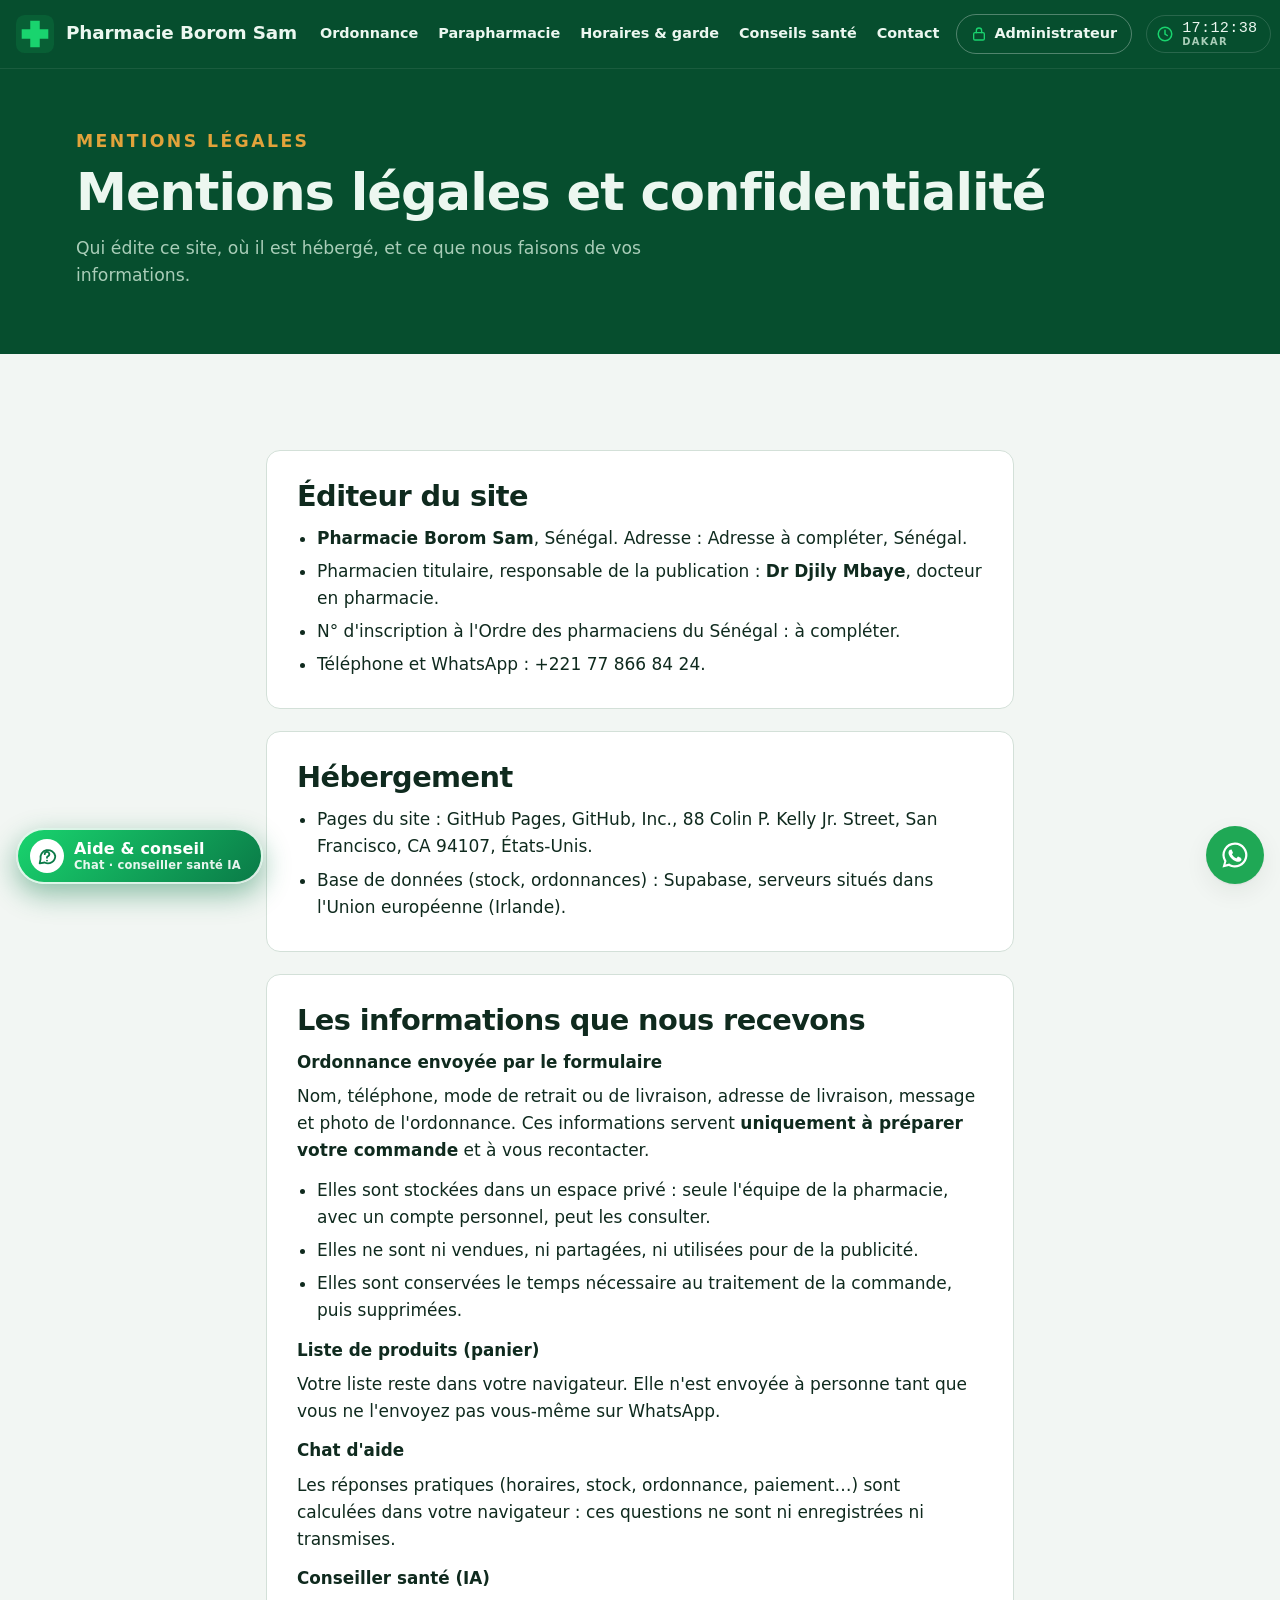
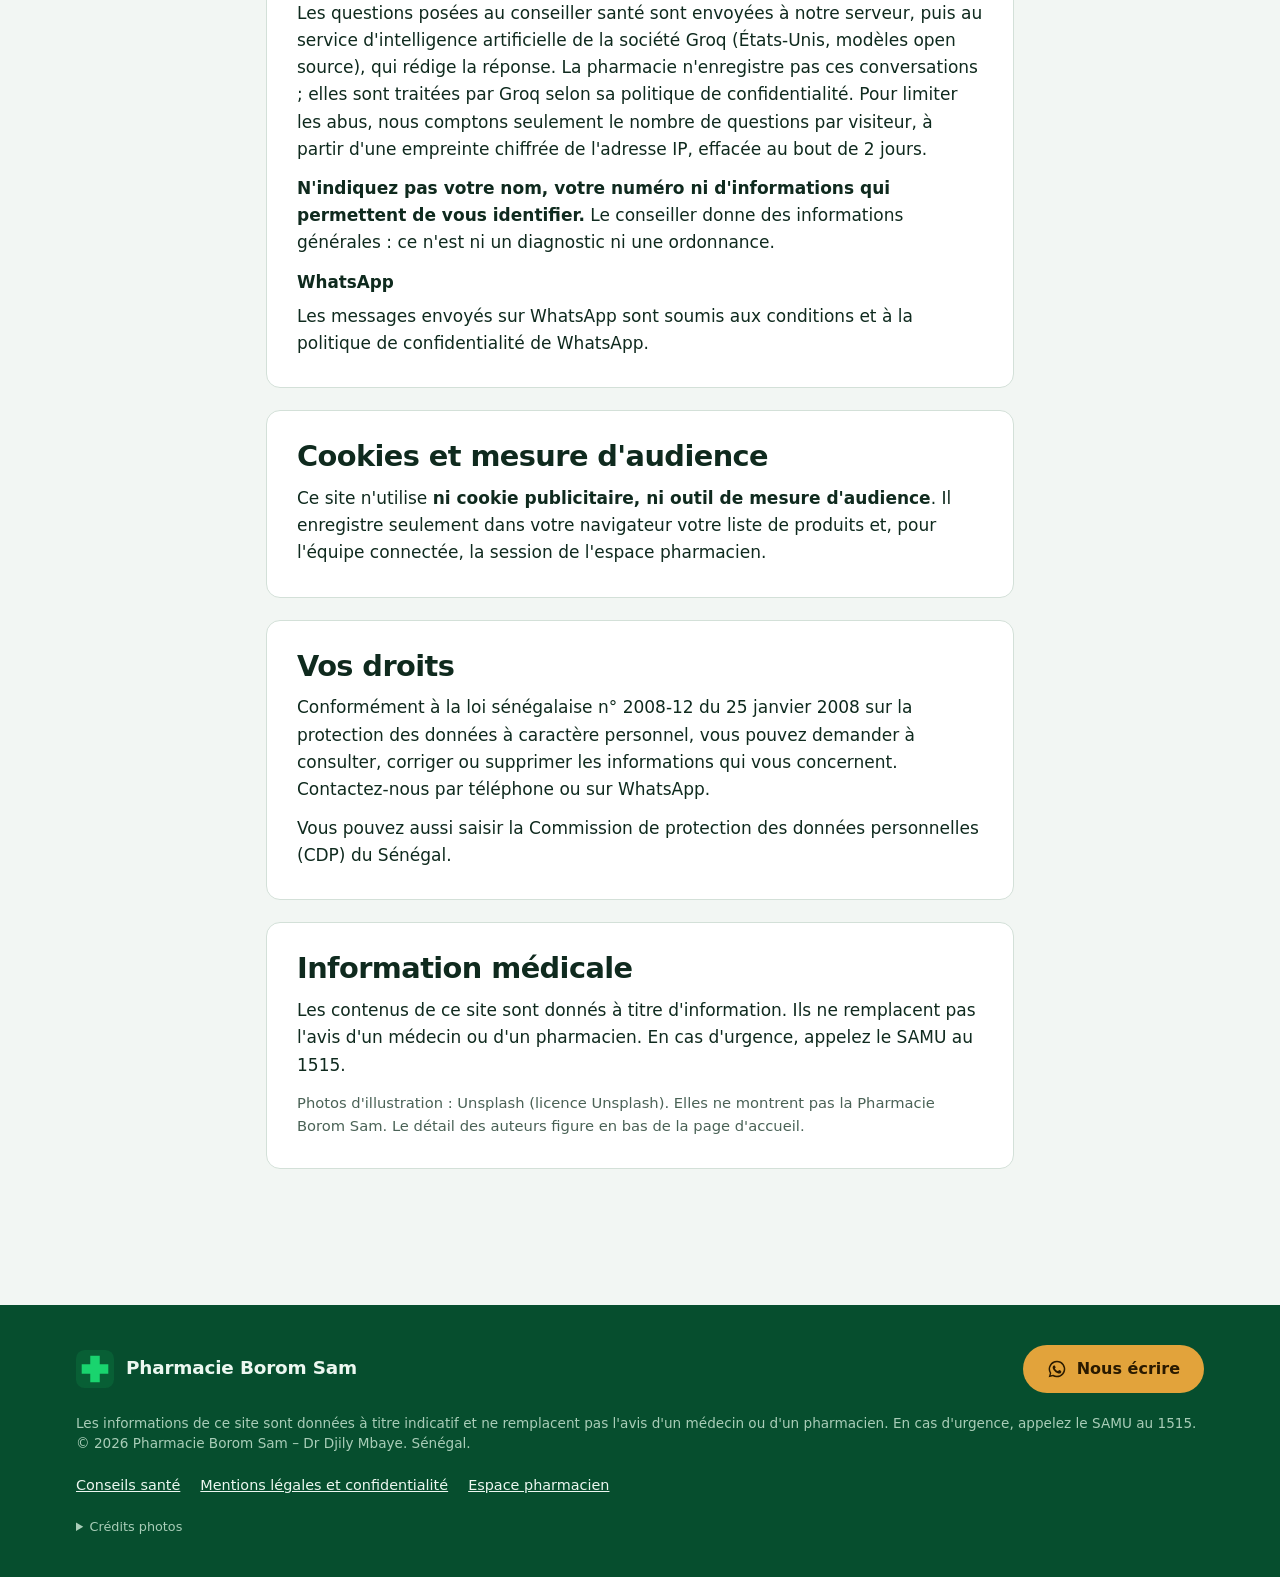
<file: confidentialite.html>
<!doctype html>
<html lang="fr">
<head>
<meta charset="utf-8">
<meta http-equiv="Content-Security-Policy" content="default-src 'self'; script-src 'self' https://cdn.jsdelivr.net; style-src 'self' 'unsafe-inline' https://fonts.googleapis.com; font-src https://fonts.gstatic.com; img-src 'self' data: blob: https://tiycpppxkyggxphdkscx.supabase.co; connect-src 'self' https://tiycpppxkyggxphdkscx.supabase.co; base-uri 'self'; form-action 'self'; object-src 'none'; upgrade-insecure-requests">
<meta name="referrer" content="strict-origin-when-cross-origin">
<meta name="viewport" content="width=device-width, initial-scale=1, viewport-fit=cover">
<title>Mentions légales – Pharmacie Borom Sam</title>
<meta name="description" content="Mentions légales et politique de confidentialité du site de la Pharmacie Borom Sam.">
<meta name="theme-color" content="#064E2E">
<link rel="icon" href="data:image/svg+xml,%3Csvg xmlns='http://www.w3.org/2000/svg' viewBox='0 0 32 32'%3E%3Crect width='32' height='32' rx='6' fill='%23064E2E'/%3E%3Cpath d='M12 5h8v7h7v8h-7v7h-8v-7H5v-8h7z' fill='%2319D46E'/%3E%3C/svg%3E">
<link rel="preconnect" href="https://fonts.googleapis.com">
<link rel="preconnect" href="https://fonts.gstatic.com" crossorigin>
<link rel="stylesheet" href="https://fonts.googleapis.com/css2?family=Bricolage+Grotesque:opsz,wght@12..96,500;12..96,700;12..96,800&family=Source+Sans+3:wght@400;500;600;700&family=IBM+Plex+Mono:wght@500&display=swap">
<link rel="stylesheet" href="css/site.css?v=202610301651">
</head>
<body>

<svg width="0" height="0" style="position:absolute" aria-hidden="true">
  <symbol id="i-wa" viewBox="0 0 24 24"><path fill="currentColor" d="M12 2a10 10 0 0 0-8.6 15.1L2 22l5-1.3A10 10 0 1 0 12 2Zm0 18.2c-1.5 0-3-.4-4.3-1.2l-.3-.2-3 .8.8-2.9-.2-.3A8.2 8.2 0 1 1 12 20.2Zm4.5-6.1c-.2-.1-1.5-.7-1.7-.8-.2-.1-.4-.1-.6.1l-.8 1c-.1.2-.3.2-.5.1a6.7 6.7 0 0 1-3.3-2.9c-.2-.4.2-.4.7-1.3.1-.2 0-.3 0-.4l-.8-1.8c-.2-.5-.4-.4-.6-.4h-.5c-.2 0-.4.1-.7.3-.2.3-.9.9-.9 2.2s.9 2.5 1 2.7c.1.2 1.8 2.8 4.4 3.9 1.6.7 2.3.8 3.1.6.5-.1 1.5-.6 1.7-1.2.2-.6.2-1.1.2-1.2-.1-.1-.3-.2-.5-.3Z"/></symbol>
  <symbol id="i-phone" viewBox="0 0 24 24"><path fill="none" stroke="currentColor" stroke-width="2" stroke-linecap="round" stroke-linejoin="round" d="M22 16.9v3a2 2 0 0 1-2.2 2 19.8 19.8 0 0 1-8.6-3.1 19.5 19.5 0 0 1-6-6A19.8 19.8 0 0 1 2.1 4.2 2 2 0 0 1 4.1 2h3a2 2 0 0 1 2 1.7c.1 1 .4 1.9.7 2.8a2 2 0 0 1-.5 2.1L8 9.9a16 16 0 0 0 6 6l1.3-1.3a2 2 0 0 1 2.1-.4c.9.3 1.8.6 2.8.7a2 2 0 0 1 1.7 2Z"/></symbol>
  <symbol id="i-cross" viewBox="0 0 40 40"><rect width="40" height="40" rx="9" fill="currentColor" opacity=".12"/><path d="M15 6h10v9h9v10h-9v9H15v-9H6V15h9z" fill="currentColor"/></symbol>
</svg>

<header class="topbar">
  <div class="wrap">
    <a class="brand" href="./" aria-label="Pharmacie Borom Sam, accueil">
      <svg class="brand-mark" style="color:var(--led)"><use href="#i-cross"/></svg>
      <span><span class="brand-name"><span class="bn-pre">Pharmacie </span>Borom Sam</span><span class="brand-sub">Dr Djily Mbaye</span></span>
    </a>
    <nav class="nav" id="nav" aria-label="Navigation principale">
      <a href="./#ordonnance">Ordonnance</a>
      <a href="./#boutique">Parapharmacie</a>
      <a href="./#horaires">Horaires &amp; garde</a>
      <a href="conseils.html">Conseils santé</a>
      <a href="./#contact">Contact</a>
      <a class="nav-admin" href="admin.html"><svg viewBox="0 0 24 24" fill="none" stroke="currentColor" stroke-width="2" stroke-linecap="round" aria-hidden="true"><rect x="4" y="10" width="16" height="11" rx="2"/><path d="M8 10V7a4 4 0 0 1 8 0v3"/></svg>Administrateur</a>
    </nav>
    <span class="clock" title="Heure actuelle à Dakar">
      <svg viewBox="0 0 24 24" fill="none" stroke="currentColor" stroke-width="2" stroke-linecap="round" aria-hidden="true"><circle cx="12" cy="12" r="9"/><path d="M12 7v5l3 2"/></svg>
      <span><span class="mono" data-horloge>--:--:--</span><small>Dakar</small></span>
    </span>
    <span class="status-pill" id="pill"><span class="dot"></span><span id="pill-text">…</span></span>
    <button class="menu-btn" id="menu-btn" aria-label="Ouvrir le menu" aria-expanded="false" aria-controls="nav">
      <svg viewBox="0 0 24 24" fill="none" stroke="currentColor" stroke-width="2" stroke-linecap="round"><path d="M4 7h16M4 12h16M4 17h16"/></svg>
    </button>
  </div>
</header>

<main>
  <section class="page-hero">
    <div class="wrap">
      <p class="eyebrow">Mentions légales</p>
      <h1>Mentions légales et confidentialité</h1>
      <p>Qui édite ce site, où il est hébergé, et ce que nous faisons de vos informations.</p>
    </div>
  </section>

  <section class="section">
    <div class="wrap article">
      <section>
        <h2>Éditeur du site</h2>
        <ul>
          <li><b>Pharmacie Borom Sam</b>, Sénégal. Adresse : <span data-adresse>à compléter</span>.</li>
          <li>Pharmacien titulaire, responsable de la publication : <b>Dr Djily Mbaye</b>, docteur en pharmacie.</li>
          <li>N° d'inscription à l'Ordre des pharmaciens du Sénégal : à compléter.</li>
          <li>Téléphone et WhatsApp : <span data-phone-text>+221 77 866 84 24</span>.</li>
        </ul>
      </section>

      <section>
        <h2>Hébergement</h2>
        <ul>
          <li>Pages du site : GitHub Pages, GitHub, Inc., 88 Colin P. Kelly Jr. Street, San Francisco, CA 94107, États-Unis.</li>
          <li>Base de données (stock, ordonnances) : Supabase, serveurs situés dans l'Union européenne (Irlande).</li>
        </ul>
      </section>

      <section>
        <h2>Les informations que nous recevons</h2>
        <h3>Ordonnance envoyée par le formulaire</h3>
        <p>Nom, téléphone, mode de retrait ou de livraison, adresse de livraison, message et photo de l'ordonnance. Ces informations servent <b>uniquement à préparer votre commande</b> et à vous recontacter.</p>
        <ul>
          <li>Elles sont stockées dans un espace privé : seule l'équipe de la pharmacie, avec un compte personnel, peut les consulter.</li>
          <li>Elles ne sont ni vendues, ni partagées, ni utilisées pour de la publicité.</li>
          <li>Elles sont conservées le temps nécessaire au traitement de la commande, puis supprimées.</li>
        </ul>
        <h3>Liste de produits (panier)</h3>
        <p>Votre liste reste dans votre navigateur. Elle n'est envoyée à personne tant que vous ne l'envoyez pas vous-même sur WhatsApp.</p>
        <h3>Chat d'aide</h3>
        <p>Les réponses pratiques (horaires, stock, ordonnance, paiement…) sont calculées dans votre navigateur : ces questions ne sont ni enregistrées ni transmises.</p>
        <h3>Conseiller santé (IA)</h3>
        <p>Les questions posées au conseiller santé sont envoyées à notre serveur, puis au service d'intelligence artificielle de la société Groq (États-Unis, modèles open source), qui rédige la réponse. La pharmacie n'enregistre pas ces conversations ; elles sont traitées par Groq selon sa politique de confidentialité. Pour limiter les abus, nous comptons seulement le nombre de questions par visiteur, à partir d'une empreinte chiffrée de l'adresse IP, effacée au bout de 2 jours.</p>
        <p><b>N'indiquez pas votre nom, votre numéro ni d'informations qui permettent de vous identifier.</b> Le conseiller donne des informations générales : ce n'est ni un diagnostic ni une ordonnance.</p>
        <h3>WhatsApp</h3>
        <p>Les messages envoyés sur WhatsApp sont soumis aux conditions et à la politique de confidentialité de WhatsApp.</p>
      </section>

      <section>
        <h2>Cookies et mesure d'audience</h2>
        <p>Ce site n'utilise <b>ni cookie publicitaire, ni outil de mesure d'audience</b>. Il enregistre seulement dans votre navigateur votre liste de produits et, pour l'équipe connectée, la session de l'espace pharmacien.</p>
      </section>

      <section>
        <h2>Vos droits</h2>
        <p>Conformément à la loi sénégalaise n° 2008-12 du 25 janvier 2008 sur la protection des données à caractère personnel, vous pouvez demander à consulter, corriger ou supprimer les informations qui vous concernent. Contactez-nous par téléphone ou sur WhatsApp.</p>
        <p>Vous pouvez aussi saisir la Commission de protection des données personnelles (CDP) du Sénégal.</p>
      </section>

      <section>
        <h2>Information médicale</h2>
        <p>Les contenus de ce site sont donnés à titre d'information. Ils ne remplacent pas l'avis d'un médecin ou d'un pharmacien. En cas d'urgence, appelez le SAMU au 1515.</p>
        <p class="muted">Photos d'illustration : Unsplash (licence Unsplash). Elles ne montrent pas la Pharmacie Borom Sam. Le détail des auteurs figure en bas de la page d'accueil.</p>
      </section>
    </div>
  </section>
</main>

<footer>
  <div class="wrap">
    <div class="top">
      <a class="brand" href="./"><svg class="brand-mark" style="color:var(--led)"><use href="#i-cross"/></svg><span><span class="brand-name"><span class="bn-pre">Pharmacie </span>Borom Sam</span><span class="brand-sub">Dr Djily Mbaye · Docteur en pharmacie</span></span></a>
      <a class="btn btn-primary" data-wa href="#" target="_blank" rel="noopener"><svg><use href="#i-wa"/></svg>Nous écrire</a>
    </div>
    <small>Les informations de ce site sont données à titre indicatif et ne remplacent pas l'avis d'un médecin ou d'un pharmacien. En cas d'urgence, appelez le SAMU au 1515.<br>© <span id="year"></span> Pharmacie Borom Sam – Dr Djily Mbaye. Sénégal.</small>
    <nav class="footer-links" aria-label="Liens utiles"><a href="conseils.html">Conseils santé</a><a href="confidentialite.html">Mentions légales et confidentialité</a><a href="admin.html">Espace pharmacien</a></nav>
    <details class="credits">
      <summary>Crédits photos</summary>
      <ul>
        <li>Photos d'illustration provenant d'<a href="https://unsplash.com" rel="noopener" target="_blank">Unsplash</a> (<a href="https://unsplash.com/fr/licence" rel="noopener" target="_blank">licence Unsplash</a>), recadrées. Elles ne montrent pas la Pharmacie Borom Sam.</li>
        <li>Conseil au comptoir et pharmacienne aux rayons : <a href="https://unsplash.com/fr/photos/pharmacien-montrant-le-flacon-de-pilules-a-une-femme-NNpo-liY5aU" rel="noopener" target="_blank">National Cancer Institute</a></li>
        <li>Intérieur de pharmacie : <a href="https://unsplash.com/fr/photos/interieur-de-la-pharmacie-avec-des-etageres-de-produits-bien-approvisionnees-lile4HrTcvQ" rel="noopener" target="_blank">Cheung Yin</a></li>
        <li>Produits : tensiomètre, <a href="https://unsplash.com/fr/photos/tensiometre-avec-brassard-gris-i1iqQRLULlg" rel="noopener" target="_blank">Mockup Graphics</a> · vitamines, <a href="https://unsplash.com/fr/photos/comprimes-de-medicaments-bruns-et-jaunes-DRchVK5apjw" rel="noopener" target="_blank">Leohoho</a> · agrumes, <a href="https://unsplash.com/fr/photos/tranches-dagrumes-avec-des-perles-de-supplement-6IfOjsRKtCg" rel="noopener" target="_blank">Madara</a> · crème, <a href="https://unsplash.com/fr/photos/trace-blanche-creme-sur-surface-beige-kD9qprR6HBI" rel="noopener" target="_blank">Kelsey Curtis</a> · lotion, <a href="https://unsplash.com/fr/photos/mains-qui-appliquent-de-la-lotion-de-white-pump-dFBhXJHKNeo" rel="noopener" target="_blank">Nataliya Melnychuk</a> · beurre, <a href="https://unsplash.com/fr/photos/pot-de-beurre-avec-cuillere-xhOUnxVVb6s" rel="noopener" target="_blank">Megumi Nachev</a> · bébé, <a href="https://unsplash.com/fr/photos/une-boite-de-couches-a-cote-dune-bouteille-de-lotion-BOhe4TSwiaQ" rel="noopener" target="_blank">Aditya Saxena</a> · gel, <a href="https://unsplash.com/fr/photos/un-flacon-de-gel-desinfectant-pour-les-mains-sur-fond-blanc-tAZElyZEm40" rel="noopener" target="_blank">Neil Bates</a> · trousse, <a href="https://unsplash.com/fr/photos/ouvre-la-trousse-medicale-rouge-avec-les-fournitures-MaKsx8JNbiI" rel="noopener" target="_blank">Mat Napo</a></li>
      </ul>
    </details>
  </div>
</footer>

<a class="wa-fab" data-wa href="#" target="_blank" rel="noopener" aria-label="Écrire sur WhatsApp"><svg><use href="#i-wa"/></svg></a>
<button class="chat-fab" id="chat-fab" type="button" aria-expanded="false" aria-controls="chat" aria-label="Ouvrir le chat d'aide et le conseiller santé">
  <span class="bulle-ico"><svg viewBox="0 0 24 24" fill="none" stroke="currentColor" stroke-width="2" stroke-linecap="round" stroke-linejoin="round" aria-hidden="true"><path d="M21 12a8 8 0 0 1-11.6 7.1L4 20l1-4.6A8 8 0 1 1 21 12z"/><path d="M9.5 10a2.5 2.5 0 1 1 3.4 2.3c-.6.3-.9.8-.9 1.4v.3M12 17h.01"/></svg></span>
  <span class="lib">Aide &amp; conseil<small>Chat · conseiller santé IA</small></span>
</button>
<section class="chat" id="chat" role="dialog" aria-labelledby="chat-title" hidden>
  <header class="chat-head">
    <div><b id="chat-title">Aide Borom Sam</b><small>Assistant automatique · le pharmacien prend le relais sur WhatsApp</small></div>
    <button class="x" id="chat-x" type="button" aria-label="Fermer l'aide">×</button>
  </header>
  <div class="chat-log" id="chat-log" aria-live="polite"></div>
  <form class="chat-form" id="chat-form" autocomplete="off">
    <label for="chat-in" class="sr">Votre question</label>
    <input id="chat-in" maxlength="600" placeholder="Écrivez votre question…">
    <button type="submit" class="btn btn-green">Envoyer</button>
  </form>
</section>

<div class="toast" id="toast" role="status" hidden></div>

<script src="js/commun.js?v=202610301651"></script>
<script src="js/chat.js?v=202610301651"></script>
</body>
</html>
</file>
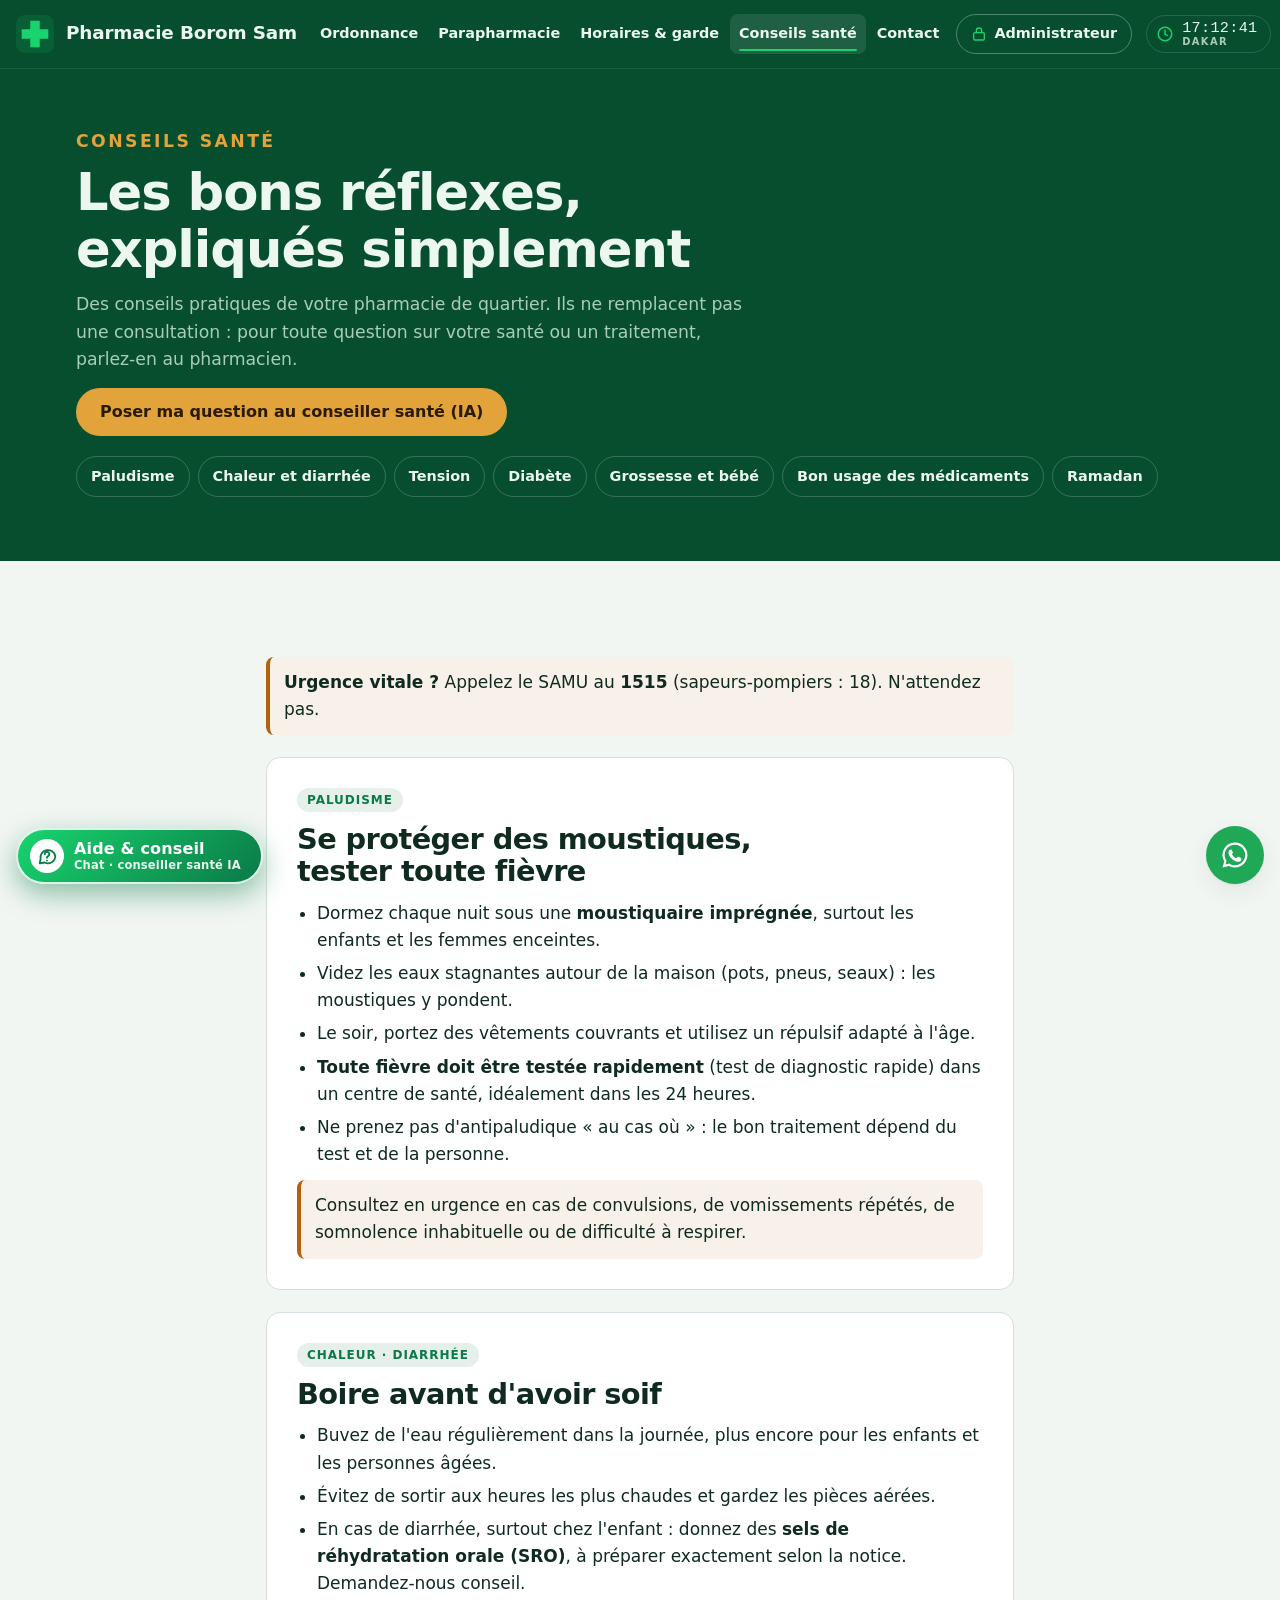
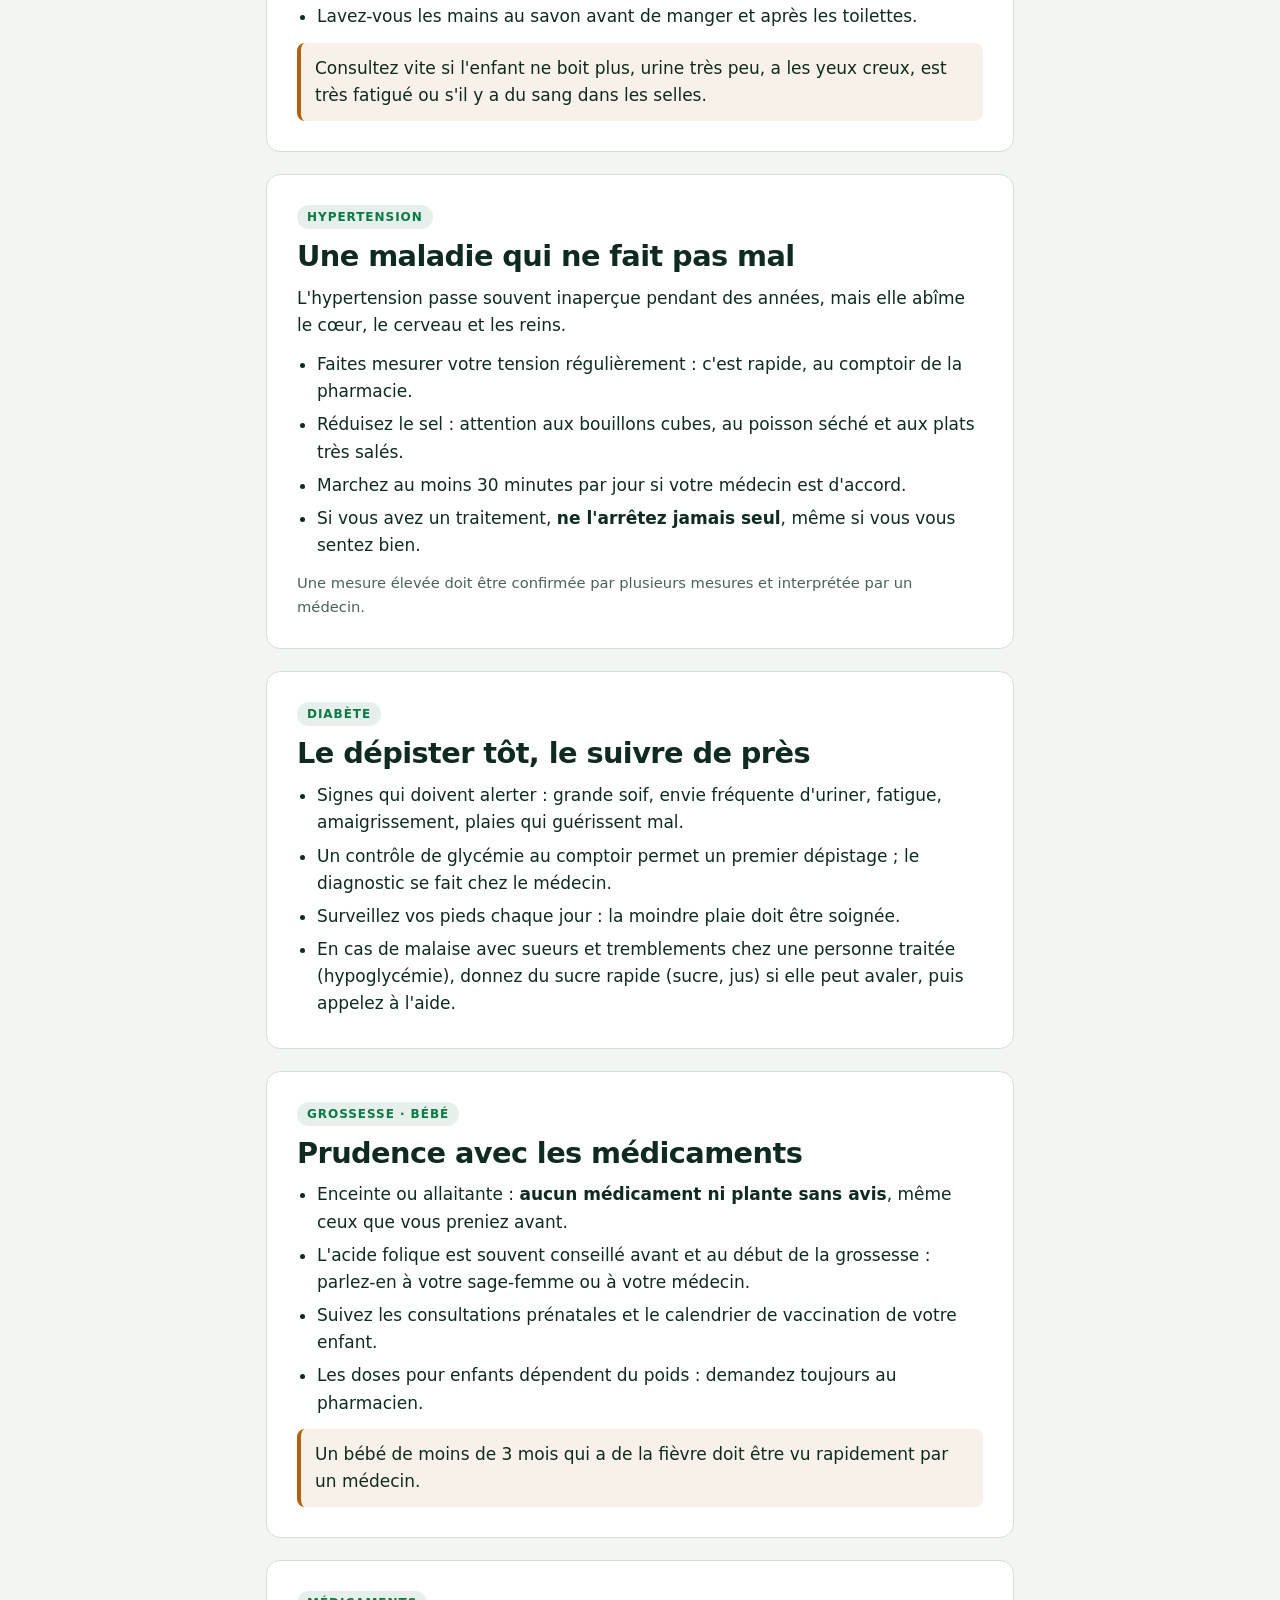
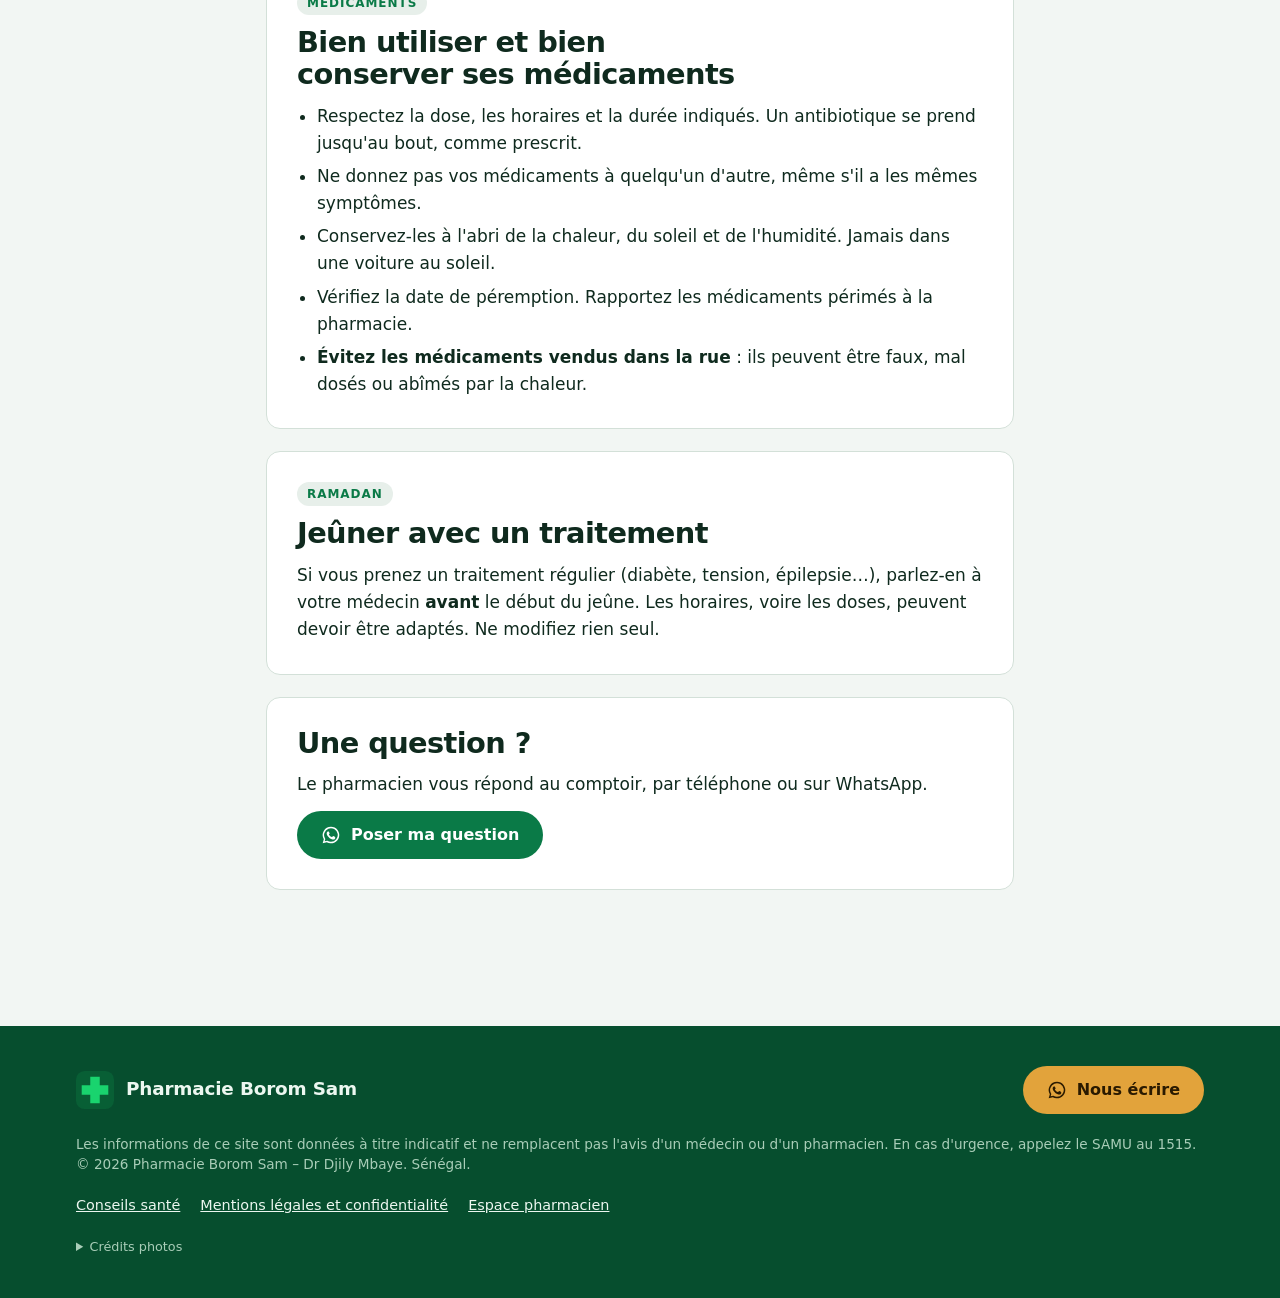
<file: conseils.html>
<!doctype html>
<html lang="fr">
<head>
<meta charset="utf-8">
<meta http-equiv="Content-Security-Policy" content="default-src 'self'; script-src 'self' https://cdn.jsdelivr.net; style-src 'self' 'unsafe-inline' https://fonts.googleapis.com; font-src https://fonts.gstatic.com; img-src 'self' data: blob: https://tiycpppxkyggxphdkscx.supabase.co; connect-src 'self' https://tiycpppxkyggxphdkscx.supabase.co; base-uri 'self'; form-action 'self'; object-src 'none'; upgrade-insecure-requests">
<meta name="referrer" content="strict-origin-when-cross-origin">
<meta name="viewport" content="width=device-width, initial-scale=1, viewport-fit=cover">
<title>Conseils santé – Pharmacie Borom Sam</title>
<meta name="description" content="Conseils santé de la Pharmacie Borom Sam : paludisme, chaleur, tension, diabète, grossesse, bon usage des médicaments.">
<meta name="theme-color" content="#064E2E">
<link rel="icon" href="data:image/svg+xml,%3Csvg xmlns='http://www.w3.org/2000/svg' viewBox='0 0 32 32'%3E%3Crect width='32' height='32' rx='6' fill='%23064E2E'/%3E%3Cpath d='M12 5h8v7h7v8h-7v7h-8v-7H5v-8h7z' fill='%2319D46E'/%3E%3C/svg%3E">
<link rel="preconnect" href="https://fonts.googleapis.com">
<link rel="preconnect" href="https://fonts.gstatic.com" crossorigin>
<link rel="stylesheet" href="https://fonts.googleapis.com/css2?family=Bricolage+Grotesque:opsz,wght@12..96,500;12..96,700;12..96,800&family=Source+Sans+3:wght@400;500;600;700&family=IBM+Plex+Mono:wght@500&display=swap">
<link rel="stylesheet" href="css/site.css?v=202610301651">
</head>
<body>

<svg width="0" height="0" style="position:absolute" aria-hidden="true">
  <symbol id="i-wa" viewBox="0 0 24 24"><path fill="currentColor" d="M12 2a10 10 0 0 0-8.6 15.1L2 22l5-1.3A10 10 0 1 0 12 2Zm0 18.2c-1.5 0-3-.4-4.3-1.2l-.3-.2-3 .8.8-2.9-.2-.3A8.2 8.2 0 1 1 12 20.2Zm4.5-6.1c-.2-.1-1.5-.7-1.7-.8-.2-.1-.4-.1-.6.1l-.8 1c-.1.2-.3.2-.5.1a6.7 6.7 0 0 1-3.3-2.9c-.2-.4.2-.4.7-1.3.1-.2 0-.3 0-.4l-.8-1.8c-.2-.5-.4-.4-.6-.4h-.5c-.2 0-.4.1-.7.3-.2.3-.9.9-.9 2.2s.9 2.5 1 2.7c.1.2 1.8 2.8 4.4 3.9 1.6.7 2.3.8 3.1.6.5-.1 1.5-.6 1.7-1.2.2-.6.2-1.1.2-1.2-.1-.1-.3-.2-.5-.3Z"/></symbol>
  <symbol id="i-phone" viewBox="0 0 24 24"><path fill="none" stroke="currentColor" stroke-width="2" stroke-linecap="round" stroke-linejoin="round" d="M22 16.9v3a2 2 0 0 1-2.2 2 19.8 19.8 0 0 1-8.6-3.1 19.5 19.5 0 0 1-6-6A19.8 19.8 0 0 1 2.1 4.2 2 2 0 0 1 4.1 2h3a2 2 0 0 1 2 1.7c.1 1 .4 1.9.7 2.8a2 2 0 0 1-.5 2.1L8 9.9a16 16 0 0 0 6 6l1.3-1.3a2 2 0 0 1 2.1-.4c.9.3 1.8.6 2.8.7a2 2 0 0 1 1.7 2Z"/></symbol>
  <symbol id="i-cross" viewBox="0 0 40 40"><rect width="40" height="40" rx="9" fill="currentColor" opacity=".12"/><path d="M15 6h10v9h9v10h-9v9H15v-9H6V15h9z" fill="currentColor"/></symbol>
</svg>

<header class="topbar">
  <div class="wrap">
    <a class="brand" href="./" aria-label="Pharmacie Borom Sam, accueil">
      <svg class="brand-mark" style="color:var(--led)"><use href="#i-cross"/></svg>
      <span><span class="brand-name"><span class="bn-pre">Pharmacie </span>Borom Sam</span><span class="brand-sub">Dr Djily Mbaye</span></span>
    </a>
    <nav class="nav" id="nav" aria-label="Navigation principale">
      <a href="./#ordonnance">Ordonnance</a>
      <a href="./#boutique">Parapharmacie</a>
      <a href="./#horaires">Horaires &amp; garde</a>
      <a href="conseils.html" aria-current="page">Conseils santé</a>
      <a href="./#contact">Contact</a>
      <a class="nav-admin" href="admin.html"><svg viewBox="0 0 24 24" fill="none" stroke="currentColor" stroke-width="2" stroke-linecap="round" aria-hidden="true"><rect x="4" y="10" width="16" height="11" rx="2"/><path d="M8 10V7a4 4 0 0 1 8 0v3"/></svg>Administrateur</a>
    </nav>
    <span class="clock" title="Heure actuelle à Dakar">
      <svg viewBox="0 0 24 24" fill="none" stroke="currentColor" stroke-width="2" stroke-linecap="round" aria-hidden="true"><circle cx="12" cy="12" r="9"/><path d="M12 7v5l3 2"/></svg>
      <span><span class="mono" data-horloge>--:--:--</span><small>Dakar</small></span>
    </span>
    <span class="status-pill" id="pill"><span class="dot"></span><span id="pill-text">…</span></span>
    <button class="menu-btn" id="menu-btn" aria-label="Ouvrir le menu" aria-expanded="false" aria-controls="nav">
      <svg viewBox="0 0 24 24" fill="none" stroke="currentColor" stroke-width="2" stroke-linecap="round"><path d="M4 7h16M4 12h16M4 17h16"/></svg>
    </button>
  </div>
</header>

<main>
  <section class="page-hero">
    <div class="wrap">
      <p class="eyebrow">Conseils santé</p>
      <h1>Les bons réflexes, expliqués simplement</h1>
      <p>Des conseils pratiques de votre pharmacie de quartier. Ils ne remplacent pas une consultation : pour toute question sur votre santé ou un traitement, parlez-en au pharmacien.</p>
      <p style="animation:none"><button class="btn btn-primary" type="button" data-ouvrir-chat="conseiller">Poser ma question au conseiller santé (IA)</button></p>
      <nav class="sommaire" aria-label="Sommaire">
        <a href="#paludisme">Paludisme</a><a href="#chaleur">Chaleur et diarrhée</a><a href="#tension">Tension</a>
        <a href="#diabete">Diabète</a><a href="#grossesse">Grossesse et bébé</a><a href="#medicaments">Bon usage des médicaments</a><a href="#ramadan">Ramadan</a>
      </nav>
    </div>
  </section>

  <section class="section">
    <div class="wrap article">
      <p class="alerte"><b>Urgence vitale ?</b> Appelez le SAMU au <b>1515</b> (sapeurs-pompiers : 18). N'attendez pas.</p>

      <section id="paludisme">
        <span class="tag">Paludisme</span>
        <h2>Se protéger des moustiques, tester toute fièvre</h2>
        <ul>
          <li>Dormez chaque nuit sous une <b>moustiquaire imprégnée</b>, surtout les enfants et les femmes enceintes.</li>
          <li>Videz les eaux stagnantes autour de la maison (pots, pneus, seaux) : les moustiques y pondent.</li>
          <li>Le soir, portez des vêtements couvrants et utilisez un répulsif adapté à l'âge.</li>
          <li><b>Toute fièvre doit être testée rapidement</b> (test de diagnostic rapide) dans un centre de santé, idéalement dans les 24 heures.</li>
          <li>Ne prenez pas d'antipaludique « au cas où » : le bon traitement dépend du test et de la personne.</li>
        </ul>
        <p class="alerte">Consultez en urgence en cas de convulsions, de vomissements répétés, de somnolence inhabituelle ou de difficulté à respirer.</p>
      </section>

      <section id="chaleur">
        <span class="tag">Chaleur · Diarrhée</span>
        <h2>Boire avant d'avoir soif</h2>
        <ul>
          <li>Buvez de l'eau régulièrement dans la journée, plus encore pour les enfants et les personnes âgées.</li>
          <li>Évitez de sortir aux heures les plus chaudes et gardez les pièces aérées.</li>
          <li>En cas de diarrhée, surtout chez l'enfant : donnez des <b>sels de réhydratation orale (SRO)</b>, à préparer exactement selon la notice. Demandez-nous conseil.</li>
          <li>Lavez-vous les mains au savon avant de manger et après les toilettes.</li>
        </ul>
        <p class="alerte">Consultez vite si l'enfant ne boit plus, urine très peu, a les yeux creux, est très fatigué ou s'il y a du sang dans les selles.</p>
      </section>

      <section id="tension">
        <span class="tag">Hypertension</span>
        <h2>Une maladie qui ne fait pas mal</h2>
        <p>L'hypertension passe souvent inaperçue pendant des années, mais elle abîme le cœur, le cerveau et les reins.</p>
        <ul>
          <li>Faites mesurer votre tension régulièrement : c'est rapide, au comptoir de la pharmacie.</li>
          <li>Réduisez le sel : attention aux bouillons cubes, au poisson séché et aux plats très salés.</li>
          <li>Marchez au moins 30 minutes par jour si votre médecin est d'accord.</li>
          <li>Si vous avez un traitement, <b>ne l'arrêtez jamais seul</b>, même si vous vous sentez bien.</li>
        </ul>
        <p class="muted">Une mesure élevée doit être confirmée par plusieurs mesures et interprétée par un médecin.</p>
      </section>

      <section id="diabete">
        <span class="tag">Diabète</span>
        <h2>Le dépister tôt, le suivre de près</h2>
        <ul>
          <li>Signes qui doivent alerter : grande soif, envie fréquente d'uriner, fatigue, amaigrissement, plaies qui guérissent mal.</li>
          <li>Un contrôle de glycémie au comptoir permet un premier dépistage ; le diagnostic se fait chez le médecin.</li>
          <li>Surveillez vos pieds chaque jour : la moindre plaie doit être soignée.</li>
          <li>En cas de malaise avec sueurs et tremblements chez une personne traitée (hypoglycémie), donnez du sucre rapide (sucre, jus) si elle peut avaler, puis appelez à l'aide.</li>
        </ul>
      </section>

      <section id="grossesse">
        <span class="tag">Grossesse · Bébé</span>
        <h2>Prudence avec les médicaments</h2>
        <ul>
          <li>Enceinte ou allaitante : <b>aucun médicament ni plante sans avis</b>, même ceux que vous preniez avant.</li>
          <li>L'acide folique est souvent conseillé avant et au début de la grossesse : parlez-en à votre sage-femme ou à votre médecin.</li>
          <li>Suivez les consultations prénatales et le calendrier de vaccination de votre enfant.</li>
          <li>Les doses pour enfants dépendent du poids : demandez toujours au pharmacien.</li>
        </ul>
        <p class="alerte">Un bébé de moins de 3 mois qui a de la fièvre doit être vu rapidement par un médecin.</p>
      </section>

      <section id="medicaments">
        <span class="tag">Médicaments</span>
        <h2>Bien utiliser et bien conserver ses médicaments</h2>
        <ul>
          <li>Respectez la dose, les horaires et la durée indiqués. Un antibiotique se prend jusqu'au bout, comme prescrit.</li>
          <li>Ne donnez pas vos médicaments à quelqu'un d'autre, même s'il a les mêmes symptômes.</li>
          <li>Conservez-les à l'abri de la chaleur, du soleil et de l'humidité. Jamais dans une voiture au soleil.</li>
          <li>Vérifiez la date de péremption. Rapportez les médicaments périmés à la pharmacie.</li>
          <li><b>Évitez les médicaments vendus dans la rue</b> : ils peuvent être faux, mal dosés ou abîmés par la chaleur.</li>
        </ul>
      </section>

      <section id="ramadan">
        <span class="tag">Ramadan</span>
        <h2>Jeûner avec un traitement</h2>
        <p>Si vous prenez un traitement régulier (diabète, tension, épilepsie…), parlez-en à votre médecin <b>avant</b> le début du jeûne. Les horaires, voire les doses, peuvent devoir être adaptés. Ne modifiez rien seul.</p>
      </section>

      <section>
        <h2>Une question ?</h2>
        <p>Le pharmacien vous répond au comptoir, par téléphone ou sur WhatsApp.</p>
        <p><a class="btn btn-green" data-wa href="#" target="_blank" rel="noopener"><svg><use href="#i-wa"/></svg>Poser ma question</a></p>
      </section>
    </div>
  </section>
</main>

<footer>
  <div class="wrap">
    <div class="top">
      <a class="brand" href="./"><svg class="brand-mark" style="color:var(--led)"><use href="#i-cross"/></svg><span><span class="brand-name"><span class="bn-pre">Pharmacie </span>Borom Sam</span><span class="brand-sub">Dr Djily Mbaye · Docteur en pharmacie</span></span></a>
      <a class="btn btn-primary" data-wa href="#" target="_blank" rel="noopener"><svg><use href="#i-wa"/></svg>Nous écrire</a>
    </div>
    <small>Les informations de ce site sont données à titre indicatif et ne remplacent pas l'avis d'un médecin ou d'un pharmacien. En cas d'urgence, appelez le SAMU au 1515.<br>© <span id="year"></span> Pharmacie Borom Sam – Dr Djily Mbaye. Sénégal.</small>
    <nav class="footer-links" aria-label="Liens utiles"><a href="conseils.html">Conseils santé</a><a href="confidentialite.html">Mentions légales et confidentialité</a><a href="admin.html">Espace pharmacien</a></nav>
    <details class="credits">
      <summary>Crédits photos</summary>
      <ul>
        <li>Photos d'illustration provenant d'<a href="https://unsplash.com" rel="noopener" target="_blank">Unsplash</a> (<a href="https://unsplash.com/fr/licence" rel="noopener" target="_blank">licence Unsplash</a>), recadrées. Elles ne montrent pas la Pharmacie Borom Sam.</li>
        <li>Conseil au comptoir et pharmacienne aux rayons : <a href="https://unsplash.com/fr/photos/pharmacien-montrant-le-flacon-de-pilules-a-une-femme-NNpo-liY5aU" rel="noopener" target="_blank">National Cancer Institute</a></li>
        <li>Intérieur de pharmacie : <a href="https://unsplash.com/fr/photos/interieur-de-la-pharmacie-avec-des-etageres-de-produits-bien-approvisionnees-lile4HrTcvQ" rel="noopener" target="_blank">Cheung Yin</a></li>
        <li>Produits : tensiomètre, <a href="https://unsplash.com/fr/photos/tensiometre-avec-brassard-gris-i1iqQRLULlg" rel="noopener" target="_blank">Mockup Graphics</a> · vitamines, <a href="https://unsplash.com/fr/photos/comprimes-de-medicaments-bruns-et-jaunes-DRchVK5apjw" rel="noopener" target="_blank">Leohoho</a> · agrumes, <a href="https://unsplash.com/fr/photos/tranches-dagrumes-avec-des-perles-de-supplement-6IfOjsRKtCg" rel="noopener" target="_blank">Madara</a> · crème, <a href="https://unsplash.com/fr/photos/trace-blanche-creme-sur-surface-beige-kD9qprR6HBI" rel="noopener" target="_blank">Kelsey Curtis</a> · lotion, <a href="https://unsplash.com/fr/photos/mains-qui-appliquent-de-la-lotion-de-white-pump-dFBhXJHKNeo" rel="noopener" target="_blank">Nataliya Melnychuk</a> · beurre, <a href="https://unsplash.com/fr/photos/pot-de-beurre-avec-cuillere-xhOUnxVVb6s" rel="noopener" target="_blank">Megumi Nachev</a> · bébé, <a href="https://unsplash.com/fr/photos/une-boite-de-couches-a-cote-dune-bouteille-de-lotion-BOhe4TSwiaQ" rel="noopener" target="_blank">Aditya Saxena</a> · gel, <a href="https://unsplash.com/fr/photos/un-flacon-de-gel-desinfectant-pour-les-mains-sur-fond-blanc-tAZElyZEm40" rel="noopener" target="_blank">Neil Bates</a> · trousse, <a href="https://unsplash.com/fr/photos/ouvre-la-trousse-medicale-rouge-avec-les-fournitures-MaKsx8JNbiI" rel="noopener" target="_blank">Mat Napo</a></li>
      </ul>
    </details>
  </div>
</footer>

<a class="wa-fab" data-wa href="#" target="_blank" rel="noopener" aria-label="Écrire sur WhatsApp"><svg><use href="#i-wa"/></svg></a>
<button class="chat-fab" id="chat-fab" type="button" aria-expanded="false" aria-controls="chat" aria-label="Ouvrir le chat d'aide et le conseiller santé">
  <span class="bulle-ico"><svg viewBox="0 0 24 24" fill="none" stroke="currentColor" stroke-width="2" stroke-linecap="round" stroke-linejoin="round" aria-hidden="true"><path d="M21 12a8 8 0 0 1-11.6 7.1L4 20l1-4.6A8 8 0 1 1 21 12z"/><path d="M9.5 10a2.5 2.5 0 1 1 3.4 2.3c-.6.3-.9.8-.9 1.4v.3M12 17h.01"/></svg></span>
  <span class="lib">Aide &amp; conseil<small>Chat · conseiller santé IA</small></span>
</button>
<section class="chat" id="chat" role="dialog" aria-labelledby="chat-title" hidden>
  <header class="chat-head">
    <div><b id="chat-title">Aide Borom Sam</b><small>Assistant automatique · le pharmacien prend le relais sur WhatsApp</small></div>
    <button class="x" id="chat-x" type="button" aria-label="Fermer l'aide">×</button>
  </header>
  <div class="chat-log" id="chat-log" aria-live="polite"></div>
  <form class="chat-form" id="chat-form" autocomplete="off">
    <label for="chat-in" class="sr">Votre question</label>
    <input id="chat-in" maxlength="600" placeholder="Écrivez votre question…">
    <button type="submit" class="btn btn-green">Envoyer</button>
  </form>
</section>

<div class="toast" id="toast" role="status" hidden></div>

<script src="js/commun.js?v=202610301651"></script>
<script src="js/chat.js?v=202610301651"></script>
</body>
</html>
</file>
<file: css/site.css>
/* Layout: deep-green "enseigne" hero with an LED pharmacy cross, then calm light sections on a green-tinted ground. */
:root {
  --bg: #F2F6F3;
  --surface: #FFFFFF;
  --surface-2: #E7EFEA;
  --ink: #0F2A1E;
  --muted: #4A6256;
  --line: #D3E0D8;
  --green: #0A7A47;
  --green-ink: #FFFFFF;
  --hero-bg: #064E2E;
  --hero-ink: #ECF7F0;
  --hero-muted: #A9CDB8;
  --sand: #E2A33B;
  --sand-ink: #2A1A00;
  --led: #19D46E;
  --led-off: #0D3B25;
  --ok: #138A4E;
  --warn: #B4600C;
  --shadow: 0 1px 2px rgb(6 40 24 / .06), 0 8px 24px rgb(6 40 24 / .07);
  --f-display: "Bricolage Grotesque", "Segoe UI", system-ui, sans-serif;
  --f-body: "Source Sans 3", "Segoe UI", system-ui, sans-serif;
  --f-mono: "IBM Plex Mono", ui-monospace, Consolas, monospace;
  --radius: 14px;
  --wrap: 1160px;
}
@media (prefers-color-scheme: dark) {
  :root:not([data-theme="light"]) {
    --bg: #07130D; --surface: #0E1F17; --surface-2: #13291E; --ink: #E4F0E8; --muted: #9AB4A6;
    --line: #1F3A2C; --green: #2FBF77; --green-ink: #03140B; --hero-bg: #04291A; --hero-ink: #E4F5EB;
    --hero-muted: #8FB9A1; --sand: #F0B85A; --sand-ink: #2A1A00; --led: #3CF28F; --led-off: #0E2C1C;
    --ok: #3CD483; --warn: #F2A44B; --shadow: 0 1px 2px rgb(0 0 0 / .3), 0 8px 24px rgb(0 0 0 / .3);
    color-scheme: dark;
  }
}
:root[data-theme="dark"] {
  --bg: #07130D; --surface: #0E1F17; --surface-2: #13291E; --ink: #E4F0E8; --muted: #9AB4A6;
  --line: #1F3A2C; --green: #2FBF77; --green-ink: #03140B; --hero-bg: #04291A; --hero-ink: #E4F5EB;
  --hero-muted: #8FB9A1; --sand: #F0B85A; --sand-ink: #2A1A00; --led: #3CF28F; --led-off: #0E2C1C;
  --ok: #3CD483; --warn: #F2A44B; --shadow: 0 1px 2px rgb(0 0 0 / .3), 0 8px 24px rgb(0 0 0 / .3);
  color-scheme: dark;
}

* { box-sizing: border-box; }
[hidden] { display: none !important; }
html { scroll-behavior: smooth; scroll-padding-top: 80px; }
body {
  margin: 0; background: var(--bg); color: var(--ink);
  font: 400 17px/1.6 var(--f-body);
  -webkit-font-smoothing: antialiased;
}
body::before { content: ""; position: fixed; inset: 0 0 auto; height: env(safe-area-inset-top, 0px); z-index: 60; background: var(--hero-bg); }
img, canvas { max-width: 100%; }
a { color: var(--green); }
h1, h2, h3 { font-family: var(--f-display); line-height: 1.1; text-wrap: balance; margin: 0; }
h2 { font-size: clamp(1.8rem, 3.6vw, 2.6rem); font-weight: 800; letter-spacing: -.02em; }
h3 { font-size: 1.2rem; font-weight: 700; }
p { margin: 0; }
:focus-visible { outline: 3px solid var(--sand); outline-offset: 2px; border-radius: 6px; }
.wrap { max-width: var(--wrap); margin-inline: auto; padding-left: max(16px, env(safe-area-inset-left, 0px)); padding-right: max(16px, env(safe-area-inset-right, 0px)); }
.eyebrow { font: 600 .78rem/1 var(--f-body); letter-spacing: .14em; text-transform: uppercase; color: var(--green); }
.lead { color: var(--muted); font-size: 1.08rem; max-width: 62ch; }
.section { padding-block: clamp(56px, 8vw, 96px); }
.section-head { display: grid; gap: 12px; margin-bottom: 36px; }
.btn {
  display: inline-flex; align-items: center; justify-content: center; gap: 10px;
  min-height: 48px; padding: 0 22px; border-radius: 999px; border: 2px solid transparent;
  font: 700 1rem/1 var(--f-body); text-decoration: none; cursor: pointer;
  transition: transform .15s ease, background .15s ease, border-color .15s ease;
}
.btn:hover { transform: translateY(-1px); }
.btn svg { width: 20px; height: 20px; flex: none; }
.btn-primary { background: var(--sand); color: var(--sand-ink); }
.btn-green { background: var(--green); color: var(--green-ink); }
.btn-ghost { border-color: currentColor; color: inherit; background: transparent; }
.mono { font-family: var(--f-mono); font-variant-numeric: tabular-nums; }

/* Header */
/* Barre du haut : tout tient sur une seule ligne ; au défilement elle se resserre et montre la progression. */
.topbar { position: sticky; top: env(safe-area-inset-top, 0px); z-index: 50; background: var(--hero-bg); color: var(--hero-ink); border-bottom: 1px solid rgb(255 255 255 / .08);
  transition: box-shadow .35s var(--ease, ease), background-color .35s var(--ease, ease); }
.topbar .wrap { display: flex; flex-wrap: nowrap; align-items: center; gap: 14px; min-height: 68px; max-width: 1320px; transition: min-height .35s var(--ease, ease); }
.topbar::after { content: ""; position: absolute; left: 0; right: 0; bottom: -1px; height: 3px; transform: scaleX(var(--progression, 0)); transform-origin: left;
  background: linear-gradient(90deg, var(--led), var(--sand)); pointer-events: none; }
.topbar.defile { background: color-mix(in srgb, var(--hero-bg) 90%, transparent); -webkit-backdrop-filter: saturate(1.4) blur(10px); backdrop-filter: saturate(1.4) blur(10px); box-shadow: 0 10px 28px rgb(0 0 0 / .28); }
.topbar.defile .wrap { min-height: 56px; }
.brand { display: flex; align-items: center; gap: 12px; color: inherit; text-decoration: none; min-width: 0; flex: none; }
.brand-mark { width: 38px; height: 38px; flex: none; transition: transform .35s var(--ease, ease); }
.topbar.defile .brand-mark { transform: scale(.86) rotate(-90deg); }
.brand-name { font: 800 1.15rem/1.05 var(--f-display); letter-spacing: -.01em; white-space: nowrap; }
.brand-sub { display: block; font: 500 .8rem/1.2 var(--f-body); color: var(--hero-muted); white-space: nowrap; max-height: 1.2em; overflow: hidden; transition: max-height .35s var(--ease, ease), opacity .35s var(--ease, ease); }
.topbar.defile .brand-sub { max-height: 0; opacity: 0; }
.nav { display: flex; flex-wrap: nowrap; gap: 2px; margin-left: auto; }
.nav a { position: relative; color: var(--hero-ink); text-decoration: none; font-weight: 600; font-size: .95rem; padding: 8px 12px; border-radius: 8px; white-space: nowrap; transition: background-color .2s, color .2s; }
.nav a:hover { background: rgb(255 255 255 / .08); }
/* Soulignement animé : au survol, et sur la section où l'on se trouve */
.nav a:not(.nav-admin)::after { content: ""; position: absolute; left: 12px; right: 12px; bottom: 3px; height: 2px; border-radius: 2px; background: var(--led);
  transform: scaleX(0); transform-origin: left; transition: transform .3s var(--ease, ease); }
.nav a:not(.nav-admin):hover::after, .nav a.actif::after, .nav a[aria-current="page"]::after { transform: scaleX(1); }
.nav a.actif { color: var(--led); }
.clock { display: inline-flex; align-items: center; gap: 8px; padding: 5px 12px 5px 9px; border-radius: 999px; border: 1px solid rgb(255 255 255 / .14); color: var(--hero-ink); white-space: nowrap; }
.clock svg { width: 18px; height: 18px; color: var(--led); flex: none; }
.clock > span { display: grid; line-height: 1.05; }
.clock .mono { font-size: .95rem; letter-spacing: .02em; }
.clock small { font: 600 .62rem/1 var(--f-body); letter-spacing: .14em; text-transform: uppercase; color: var(--hero-muted); }
@media (max-width: 1100px) { .clock { margin-left: auto; } .topbar .menu-btn { margin-left: 4px; } }
@media (max-width: 440px) {
  .topbar .wrap { gap: 8px; }
  .brand { gap: 8px; }
  .brand-mark { width: 32px; height: 32px; }
  .brand-name { font-size: 1rem; }
  .bn-pre, .brand-sub { display: none; }   /* sur petit écran : « Borom Sam » seul, sur une ligne */
  .clock { padding: 4px 8px; gap: 6px; }
  .clock svg { display: none; }
}
.heure-ici { color: var(--muted); font-size: .92rem; padding: 4px 24px 8px; }
.status-pill { display: inline-flex; align-items: center; gap: 8px; padding: 6px 12px; border-radius: 999px; font: 600 .85rem/1 var(--f-body); background: rgb(255 255 255 / .08); white-space: nowrap; }
.status-pill .dot { width: 9px; height: 9px; border-radius: 50%; background: var(--led); box-shadow: 0 0 0 4px rgb(25 212 110 / .2); }
.status-pill.closed .dot { background: var(--sand); box-shadow: 0 0 0 4px rgb(226 163 59 / .2); }
.menu-btn { display: none; margin-left: auto; background: none; border: 0; color: inherit; width: 44px; height: 44px; cursor: pointer; }
.menu-btn svg { width: 26px; height: 26px; }
/* Menu replié (bouton ☰) dès que tout ne tient plus sur une ligne */
@media (max-width: 1100px) {
  .menu-btn { display: inline-grid; place-items: center; }
  .topbar .status-pill { display: none; }
  .nav { position: absolute; top: 100%; left: 0; right: 0; flex-direction: column; background: var(--hero-bg); padding: 8px max(16px, env(safe-area-inset-right, 0px)) 16px max(16px, env(safe-area-inset-left, 0px)); border-bottom: 1px solid rgb(255 255 255 / .1); box-shadow: 0 16px 30px rgb(0 0 0 / .25); }
  .nav:not(.open) { display: none; }
  .nav.open { animation: deroule .3s var(--ease, ease) both; }
  .nav a { padding: 14px 12px; font-size: 1.05rem; }
  .nav a:not(.nav-admin)::after { left: 12px; right: auto; width: 40px; bottom: 6px; }
}
@keyframes deroule { from { opacity: 0; transform: translateY(-8px); } to { opacity: 1; transform: none; } }
/* Largeur intermédiaire : on garde une seule ligne en resserrant */
@media (min-width: 1101px) and (max-width: 1360px) {
  .topbar .status-pill { display: none; }
  .brand-sub { display: none; }
  .nav a { padding: 8px 9px; font-size: .9rem; }
  .nav a:not(.nav-admin)::after { left: 9px; right: 9px; }
}

/* Hero */
.hero { background: var(--hero-bg); color: var(--hero-ink); overflow: hidden; position: relative; }
.hero .wrap { display: grid; grid-template-columns: minmax(0, 1.15fr) minmax(0, .85fr); gap: 40px; align-items: center; padding-block: clamp(40px, 7vw, 88px) clamp(48px, 7vw, 96px); }
.hero h1 { font-size: clamp(2.4rem, 6vw, 4.4rem); font-weight: 800; letter-spacing: -.03em; }
.hero h1 span { color: var(--led); }
.hero .greet { font: 500 1rem/1.3 var(--f-mono); color: var(--sand); margin-bottom: 18px; }
.hero .lead { color: var(--hero-muted); margin-top: 20px; font-size: 1.15rem; }
.hero-ctas { display: flex; flex-wrap: wrap; gap: 12px; margin-top: 30px; }
.hero-ctas .btn-ghost { color: var(--hero-ink); }
.sign { position: relative; aspect-ratio: 1; width: 100%; max-width: 420px; justify-self: center; }
.sign canvas { width: 100%; height: 100%; display: block; }
.sign-caption { position: absolute; bottom: -6px; left: 0; right: 0; text-align: center; font: 500 .78rem/1 var(--f-mono); letter-spacing: .2em; color: var(--hero-muted); text-transform: uppercase; }
.facts { border-top: 1px solid rgb(255 255 255 / .1); }
.facts .wrap { display: grid; grid-template-columns: repeat(4, minmax(0, 1fr)); gap: 0; padding-block: 0; }
.fact { padding: 20px 20px 22px 0; display: grid; gap: 4px; }
.fact + .fact { padding-left: 20px; border-left: 1px solid rgb(255 255 255 / .1); }
.fact b { font: 700 1.05rem/1.2 var(--f-display); }
.fact span { color: var(--hero-muted); font-size: .92rem; }
@media (max-width: 860px) {
  .hero .wrap { grid-template-columns: 1fr; }
  .sign { max-width: 260px; order: -1; }
  .facts .wrap { grid-template-columns: 1fr 1fr; }
  .fact:nth-child(3) { padding-left: 0; border-left: 0; }
  .fact:nth-child(n+3) { border-top: 1px solid rgb(255 255 255 / .1); }
}

/* Ordonnance */
.rx { display: grid; grid-template-columns: minmax(0, .9fr) minmax(0, 1.1fr); gap: 40px; align-items: start; }
.steps { list-style: none; padding: 0; margin: 28px 0 0; display: grid; gap: 18px; counter-reset: s; }
.steps li { display: grid; grid-template-columns: 40px 1fr; gap: 14px; align-items: start; counter-increment: s; }
.steps li::before { content: counter(s); width: 40px; height: 40px; border-radius: 50%; display: grid; place-items: center; background: var(--surface-2); color: var(--green); font: 700 1rem/1 var(--f-display); }
.steps b { display: block; }
.steps span { color: var(--muted); font-size: .97rem; }
.card { background: var(--surface); border: 1px solid var(--line); border-radius: var(--radius); box-shadow: var(--shadow); }
.form { padding: clamp(20px, 3vw, 32px); display: grid; gap: 18px; }
.row2 { display: grid; grid-template-columns: 1fr 1fr; gap: 16px; }
.field { display: grid; gap: 6px; min-width: 0; }
.field label, .legend { font-weight: 600; font-size: .95rem; }
.field input, .field textarea, .field select {
  width: 100%; font: inherit; font-size: 1rem; color: var(--ink); background: var(--bg);
  border: 1.5px solid var(--line); border-radius: 10px; padding: 12px 14px; min-height: 48px;
}
.field textarea { min-height: 96px; resize: vertical; }
.field input:focus, .field textarea:focus, .field select:focus { outline: none; border-color: var(--green); box-shadow: 0 0 0 3px rgb(10 122 71 / .18); }
.hint { font-size: .85rem; color: var(--muted); }
.err { font-size: .85rem; color: var(--warn); font-weight: 600; }
.choice { display: flex; flex-wrap: wrap; gap: 10px; }
.choice label { display: inline-flex; align-items: center; gap: 8px; padding: 10px 14px; border: 1.5px solid var(--line); border-radius: 10px; cursor: pointer; font-weight: 600; font-size: .95rem; }
.choice input { accent-color: var(--green); width: 18px; height: 18px; }
.choice label:has(input:checked) { border-color: var(--green); background: var(--surface-2); }
.drop { border: 2px dashed var(--line); border-radius: 12px; padding: 20px; text-align: center; cursor: pointer; display: grid; gap: 6px; place-items: center; color: var(--muted); transition: border-color .15s, background .15s; }
.drop:hover, .drop.over { border-color: var(--green); background: var(--surface-2); }
.drop svg { width: 34px; height: 34px; color: var(--green); }
.drop strong { color: var(--ink); }
.preview { display: flex; align-items: center; gap: 12px; padding: 10px; border-radius: 10px; background: var(--surface-2); }
.preview img { width: 56px; height: 56px; object-fit: cover; border-radius: 8px; }
.preview .name { flex: 1; min-width: 0; overflow: hidden; text-overflow: ellipsis; white-space: nowrap; font-weight: 600; font-size: .95rem; }
.preview button { background: none; border: 0; color: var(--warn); font: 600 .9rem var(--f-body); cursor: pointer; padding: 8px; }
.notice { display: grid; gap: 4px; padding: 14px 16px; border-radius: 10px; background: color-mix(in srgb, var(--sand) 16%, var(--surface)); border: 1px solid color-mix(in srgb, var(--sand) 45%, var(--line)); font-size: .93rem; }
.done-box { padding: 16px; border-radius: 10px; background: var(--surface-2); display: grid; gap: 10px; }
@media (max-width: 860px) { .rx { grid-template-columns: 1fr; } }
@media (max-width: 520px) { .row2 { grid-template-columns: 1fr; } }

/* Services */
.gallery { display: grid; grid-template-columns: 1.4fr 1fr; grid-template-rows: 1fr 1fr; gap: 12px; margin-bottom: 28px; }
.gallery figure { margin: 0; position: relative; border-radius: var(--radius); overflow: hidden; background: var(--surface-2); min-height: 160px; }
.gallery .g-main { grid-row: 1 / 3; min-height: 340px; }
.gallery img { position: absolute; inset: 0; width: 100%; height: 100%; object-fit: cover; }
.gallery figcaption { position: absolute; left: 12px; bottom: 12px; background: rgb(4 41 26 / .78); color: #ECF7F0; font: 600 .85rem/1.2 var(--f-body); padding: 7px 11px; border-radius: 8px; }
@media (max-width: 700px) { .gallery { grid-template-columns: 1fr 1fr; grid-template-rows: auto; } .gallery .g-main { grid-column: 1 / -1; grid-row: auto; min-height: 220px; } }
.credits { font-size: .8rem; }
.credits summary { cursor: pointer; }
.credits ul { margin: 8px 0 0; padding-left: 18px; display: grid; gap: 4px; }
.credits a { color: inherit; }
.services { display: grid; grid-template-columns: repeat(4, minmax(0, 1fr)); gap: 1px; background: var(--line); border: 1px solid var(--line); border-radius: var(--radius); overflow: hidden; }
.svc { background: var(--surface); padding: 26px 22px; display: grid; gap: 10px; align-content: start; }
.svc svg { width: 34px; height: 34px; color: var(--green); }
.svc p { color: var(--muted); font-size: .96rem; }
@media (max-width: 960px) { .services { grid-template-columns: repeat(2, minmax(0, 1fr)); } }
@media (max-width: 520px) { .services { grid-template-columns: 1fr; } }

/* Catalogue */
.shop-bar { display: flex; flex-wrap: wrap; gap: 12px; align-items: center; margin-bottom: 22px; }
.search { position: relative; flex: 1 1 260px; }
.search input { width: 100%; font: inherit; color: var(--ink); background: var(--surface); border: 1.5px solid var(--line); border-radius: 999px; padding: 12px 16px 12px 44px; min-height: 48px; }
.search input:focus { outline: none; border-color: var(--green); }
.search svg { position: absolute; left: 15px; top: 50%; translate: 0 -50%; width: 20px; height: 20px; color: var(--muted); }
.chips { display: flex; flex-wrap: wrap; gap: 8px; }
.chip { font: 600 .9rem/1 var(--f-body); padding: 10px 14px; border-radius: 999px; border: 1.5px solid var(--line); background: var(--surface); color: var(--ink); cursor: pointer; min-height: 40px; }
.chip[aria-pressed="true"] { background: var(--green); border-color: var(--green); color: var(--green-ink); }
.products { display: grid; grid-template-columns: repeat(auto-fill, minmax(220px, 1fr)); gap: 16px; }
.prod { padding: 12px 12px 16px; display: grid; gap: 8px; grid-template-rows: auto auto auto 1fr auto; }
.prod > :not(.pic) { margin-inline: 6px; }
.pic { aspect-ratio: 4 / 3; max-width: 100%; border-radius: 10px; overflow: hidden; background: var(--surface-2); margin-bottom: 6px; }
.pic img { width: 100%; height: 100%; object-fit: cover; display: block; }
.pic svg { width: 100%; height: 100%; display: block; }
.prod .cat { font: 600 .72rem/1 var(--f-body); letter-spacing: .12em; text-transform: uppercase; color: var(--muted); }
.prod h3 { font-size: 1.05rem; }
.prod p { color: var(--muted); font-size: .92rem; }
.prod .foot { display: flex; align-items: center; justify-content: space-between; gap: 10px; margin-top: 6px; }
.price { font: 500 .95rem/1 var(--f-mono); }
.add { min-height: 40px; padding: 0 14px; border-radius: 999px; border: 1.5px solid var(--green); background: transparent; color: var(--green); font: 700 .9rem/1 var(--f-body); cursor: pointer; }
.add.in { background: var(--green); color: var(--green-ink); }
.empty { padding: 28px; text-align: center; color: var(--muted); grid-column: 1 / -1; }
.disclaimer { margin-top: 18px; font-size: .88rem; color: var(--muted); }
.cart-fab {
  position: fixed; z-index: 40; right: max(16px, calc(env(safe-area-inset-right, 0px) + 16px)); bottom: calc(env(safe-area-inset-bottom, 0px) + 86px);
  display: inline-flex; align-items: center; gap: 10px; min-height: 52px; padding: 0 18px; border-radius: 999px; border: 0;
  background: var(--sand); color: var(--sand-ink); font: 700 1rem var(--f-body); box-shadow: var(--shadow); cursor: pointer;
}
.cart-fab .n { background: var(--sand-ink); color: var(--sand); border-radius: 999px; min-width: 26px; height: 26px; display: grid; place-items: center; font-size: .85rem; padding: 0 6px; }
.drawer { position: fixed; inset: 0; z-index: 70; display: grid; justify-items: end; background: rgb(0 0 0 / .45); }
.drawer-panel { width: min(440px, 100%); height: 100%; background: var(--surface); display: grid; grid-template-rows: auto 1fr auto; padding: calc(env(safe-area-inset-top, 0px) + 18px) max(18px, env(safe-area-inset-right, 0px)) calc(env(safe-area-inset-bottom, 0px) + 18px) 18px; gap: 14px; }
.drawer-head { display: flex; align-items: center; justify-content: space-between; }
.x { background: none; border: 0; color: var(--ink); width: 44px; height: 44px; cursor: pointer; font-size: 1.6rem; line-height: 1; }
.lines { overflow-y: auto; display: grid; gap: 10px; align-content: start; }
.line { display: grid; grid-template-columns: 1fr auto; gap: 6px 12px; padding: 12px; border-radius: 10px; background: var(--surface-2); align-items: center; }
.line .q { display: inline-flex; align-items: center; gap: 6px; }
.line .q button { width: 34px; height: 34px; border-radius: 50%; border: 1.5px solid var(--line); background: var(--surface); color: var(--ink); font: 700 1rem var(--f-body); cursor: pointer; }
.total { display: flex; justify-content: space-between; font-weight: 700; font-size: 1.05rem; }

/* Horaires & garde */
.hours-grid { display: grid; grid-template-columns: minmax(0, 1fr) minmax(0, 1fr); gap: 24px; }
.hours { padding: 8px 0; }
.hours table { width: 100%; border-collapse: collapse; }
.hours td { padding: 13px 24px; border-bottom: 1px solid var(--line); }
.hours tr:last-child td { border-bottom: 0; }
.hours td:last-child { text-align: right; font-family: var(--f-mono); font-variant-numeric: tabular-nums; font-size: .95rem; }
.hours tr.today td { background: var(--surface-2); font-weight: 700; }
.hours tr.today td:first-child { box-shadow: inset 4px 0 0 var(--green); }
.garde { padding: 28px; display: grid; gap: 14px; align-content: start; background: var(--hero-bg); color: var(--hero-ink); border-color: transparent; }
.garde .eyebrow { color: var(--sand); }
.garde p { color: var(--hero-muted); }
.urg { display: grid; grid-template-columns: repeat(3, minmax(0, 1fr)); gap: 10px; margin-top: 6px; }
.urg div { border: 1px solid rgb(255 255 255 / .14); border-radius: 10px; padding: 12px; display: grid; gap: 2px; }
.urg b { font: 500 1.5rem/1 var(--f-mono); color: var(--led); }
.urg span { font-size: .85rem; color: var(--hero-muted); }
.status-line { display: flex; align-items: center; gap: 10px; font-weight: 700; margin-bottom: 14px; }
.status-line .dot { width: 12px; height: 12px; border-radius: 50%; background: var(--ok); }
.status-line.closed .dot { background: var(--warn); }
@media (max-width: 860px) { .hours-grid { grid-template-columns: 1fr; } }

/* Équipe */
.team { display: grid; grid-template-columns: minmax(0, .8fr) minmax(0, 1.2fr); gap: 40px; align-items: center; }
.portrait { aspect-ratio: 4/5; max-width: 100%; border-radius: var(--radius); background: var(--surface-2); display: grid; place-items: center; position: relative; overflow: hidden; border: 1px solid var(--line); }
.portrait img { position: absolute; inset: 0; width: 100%; height: 100%; object-fit: cover; object-position: center 20%; }
.portrait .tag { position: absolute; left: 16px; bottom: 16px; right: 16px; background: var(--surface); border-radius: 10px; padding: 12px 14px; box-shadow: var(--shadow); }
.portrait .tag b { font-family: var(--f-display); display: block; }
.portrait .tag span { color: var(--muted); font-size: .9rem; }
.values { display: grid; grid-template-columns: 1fr 1fr; gap: 18px 28px; margin-top: 26px; }
.values b { display: block; font-family: var(--f-display); font-size: 1.05rem; }
.values span { color: var(--muted); font-size: .95rem; }
@media (max-width: 860px) { .team { grid-template-columns: 1fr; } .portrait { max-width: 360px; } }
@media (max-width: 520px) { .values { grid-template-columns: 1fr; } }

/* Conseils */
.tips { display: grid; grid-template-columns: repeat(4, minmax(0, 1fr)); gap: 16px; }
.tip { padding: 22px; display: grid; gap: 10px; align-content: start; }
.tip .tag { justify-self: start; font: 600 .75rem/1 var(--f-body); letter-spacing: .08em; text-transform: uppercase; padding: 6px 10px; border-radius: 999px; background: var(--surface-2); color: var(--green); }
.tip p { color: var(--muted); font-size: .95rem; }
@media (max-width: 960px) { .tips { grid-template-columns: repeat(2, minmax(0, 1fr)); } }
@media (max-width: 520px) { .tips { grid-template-columns: 1fr; } }

/* FAQ */
.faq { display: grid; gap: 10px; max-width: 820px; }
.faq details { background: var(--surface); border: 1px solid var(--line); border-radius: 12px; }
.faq summary { cursor: pointer; padding: 18px 20px; font-weight: 700; list-style: none; display: flex; justify-content: space-between; gap: 16px; }
.faq summary::-webkit-details-marker { display: none; }
.faq summary::after { content: "+"; font: 500 1.4rem/1 var(--f-mono); color: var(--green); }
.faq details[open] summary::after { content: "–"; }
.faq details p { padding: 0 20px 18px; color: var(--muted); }

/* Contact */
.contact { display: grid; grid-template-columns: repeat(3, minmax(0, 1fr)); gap: 16px; }
.ct { padding: 24px; display: grid; gap: 10px; align-content: start; }
.ct .val { font: 500 1.05rem/1.4 var(--f-mono); overflow-wrap: anywhere; }
.ct .acts { display: flex; flex-wrap: wrap; gap: 8px; margin-top: 4px; }
.small-btn { min-height: 40px; padding: 0 14px; border-radius: 999px; border: 1.5px solid var(--line); background: var(--surface); color: var(--ink); font: 600 .9rem var(--f-body); cursor: pointer; text-decoration: none; display: inline-flex; align-items: center; }
.small-btn:hover { border-color: var(--green); }
@media (max-width: 860px) { .contact { grid-template-columns: 1fr; } }

/* Footer */
footer { background: var(--hero-bg); color: var(--hero-muted); padding-block: 40px calc(40px + env(safe-area-inset-bottom, 0px)); margin-top: 40px; }
footer .wrap { display: grid; gap: 20px; }
footer .top { display: flex; flex-wrap: wrap; justify-content: space-between; gap: 20px; align-items: center; }
footer .brand { color: var(--hero-ink); }
footer small { font-size: .85rem; line-height: 1.5; }

.wa-fab {
  position: fixed; z-index: 40; right: max(16px, calc(env(safe-area-inset-right, 0px) + 16px)); bottom: calc(env(safe-area-inset-bottom, 0px) + 16px);
  width: 58px; height: 58px; border-radius: 50%; display: grid; place-items: center; background: #1FA855; color: #fff; box-shadow: var(--shadow);
}
.wa-fab svg { width: 30px; height: 30px; }
/* Chat d'aide */
/* Bouton du chat : vert vif, toujours visible en bas à gauche, avec un halo qui pulse doucement */
.chat-fab {
  position: fixed; z-index: 60; left: max(16px, calc(env(safe-area-inset-left, 0px) + 16px)); bottom: calc(env(safe-area-inset-bottom, 0px) + 16px);
  display: inline-flex; align-items: center; gap: 10px; min-height: 56px; padding: 0 20px 0 12px; border: 2px solid rgb(255 255 255 / .85); border-radius: 999px;
  background: linear-gradient(135deg, #19D46E, #0A7A47); color: #fff; font: 800 1rem var(--f-body); letter-spacing: .01em;
  box-shadow: 0 10px 28px rgb(10 122 71 / .45); cursor: pointer; animation: halo 2.6s ease-out infinite;
  transition: transform .2s var(--ease, ease);
}
.chat-fab:hover { transform: translateY(-2px) scale(1.03); }
.chat-fab .bulle-ico { width: 34px; height: 34px; border-radius: 50%; background: #fff; color: #0A7A47; display: grid; place-items: center; flex: none; }
.chat-fab svg { width: 22px; height: 22px; color: currentColor; }
.chat-fab small { display: block; font: 600 .72rem/1 var(--f-body); opacity: .9; }
.chat-fab .lib { display: grid; gap: 3px; text-align: left; line-height: 1; }
.chat-fab[aria-expanded="true"] { animation: none; }
@keyframes halo { 0% { box-shadow: 0 10px 28px rgb(10 122 71 / .45), 0 0 0 0 rgb(25 212 110 / .55); } 70%, 100% { box-shadow: 0 10px 28px rgb(10 122 71 / .45), 0 0 0 18px rgb(25 212 110 / 0); } }
.chat {
  position: fixed; z-index: 75; left: max(16px, calc(env(safe-area-inset-left, 0px) + 16px)); bottom: calc(env(safe-area-inset-bottom, 0px) + 80px);
  width: min(390px, calc(100vw - 32px)); height: min(580px, calc(100vh - 120px)); display: grid; grid-template-rows: auto 1fr auto;
  background: var(--surface); border: 1px solid var(--line); border-radius: 18px; box-shadow: 0 18px 48px rgb(0 0 0 / .22); overflow: hidden;
}
.chat-head { display: flex; align-items: center; justify-content: space-between; gap: 10px; padding: 12px 12px 12px 16px; background: var(--hero-bg); color: var(--hero-ink); }
.chat-head b { font: 800 1.05rem var(--f-display); display: block; }
.chat-head small { color: var(--hero-muted); font-size: .78rem; }
.chat-head .x { color: var(--hero-ink); }
.chat-log { overflow-y: auto; padding: 14px; display: flex; flex-direction: column; gap: 10px; background: var(--bg); }
.msg { max-width: 88%; padding: 10px 13px; border-radius: 14px; font-size: .95rem; line-height: 1.45; overflow-wrap: anywhere; }
.msg.bot { align-self: flex-start; background: var(--surface); border: 1px solid var(--line); border-bottom-left-radius: 4px; }
.msg.moi { align-self: flex-end; background: var(--green); color: var(--green-ink); border-bottom-right-radius: 4px; }
.msg.alerte { border-color: var(--warn); background: color-mix(in srgb, var(--warn) 10%, var(--surface)); }
.msg a { color: inherit; font-weight: 700; }
.msg ul { margin: 6px 0 0; padding-left: 18px; }
.chat-opts { display: flex; flex-wrap: wrap; gap: 6px; align-self: flex-start; max-width: 100%; }
.chat-opts button, .chat-opts a { font: 600 .85rem var(--f-body); padding: 8px 12px; border-radius: 999px; border: 1.5px solid var(--green); background: var(--surface); color: var(--green); cursor: pointer; text-decoration: none; }
.chat-opts .wa { border-color: #1FA855; color: #fff; background: #1FA855; }
.chat-prod { display: flex; align-items: center; justify-content: space-between; gap: 10px; padding: 6px 0; border-top: 1px solid var(--line); }
.chat-prod:first-of-type { border-top: 0; }
.chat-prod .add { min-height: 34px; }
.chat-form { display: flex; gap: 8px; padding: 10px; border-top: 1px solid var(--line); background: var(--surface); }
.chat-form input { flex: 1; min-width: 0; font: inherit; font-size: 1rem; color: var(--ink); background: var(--bg); border: 1.5px solid var(--line); border-radius: 999px; padding: 10px 14px; }
.chat-form input:focus { outline: none; border-color: var(--green); }
.chat-form .btn { min-height: 44px; padding: 0 16px; }
@media (max-width: 520px) {
  .chat { left: 8px; right: 8px; width: auto; bottom: calc(env(safe-area-inset-bottom, 0px) + 76px); height: calc(100vh - 110px); }
  .chat-fab { padding: 0 14px 0 8px; min-height: 52px; }
  .chat-fab small { display: none; }   /* sur téléphone : icône + « Aide » */
}
.toast { position: fixed; left: 50%; translate: -50% 0; bottom: calc(env(safe-area-inset-bottom, 0px) + 24px); z-index: 80; background: var(--ink); color: var(--bg); padding: 12px 18px; border-radius: 10px; font-weight: 600; box-shadow: var(--shadow); max-width: calc(100% - 32px); }
/* Masqué à l'écran mais lisible par les lecteurs d'écran ; ne doit jamais élargir la page (champ « fichier » compris). */
.sr { position: absolute; left: 0; top: 0; width: 1px; height: 1px; max-width: 1px; padding: 0; margin: -1px; border: 0; overflow: hidden; clip: rect(0 0 0 0); clip-path: inset(50%); white-space: nowrap; opacity: 0; }
.field { position: relative; }

/* ---------- Animations ---------- */
:root { --ease: cubic-bezier(.2, .8, .2, 1); }

/* Accueil : le texte arrive en cascade */
@keyframes monte { from { opacity: 0; transform: translateY(18px); } to { opacity: 1; transform: none; } }
.hero .greet, .hero h1, .hero .lead, .hero-ctas, .fact { animation: monte .7s var(--ease) both; }
.hero h1 { animation-delay: .08s; }
.hero .lead { animation-delay: .18s; }
.hero-ctas { animation-delay: .28s; }
.fact:nth-child(1) { animation-delay: .38s; } .fact:nth-child(2) { animation-delay: .46s; }
.fact:nth-child(3) { animation-delay: .54s; } .fact:nth-child(4) { animation-delay: .62s; }
.sign { animation: monte .9s var(--ease) .1s both; }

/* « Ouvert maintenant » : le voyant bat comme une enseigne */
@keyframes pouls { 0% { box-shadow: 0 0 0 0 rgb(25 212 110 / .55); } 70% { box-shadow: 0 0 0 9px rgb(25 212 110 / 0); } 100% { box-shadow: 0 0 0 0 rgb(25 212 110 / 0); } }
.status-pill:not(.closed) .dot, .status-line:not(.closed) .dot { animation: pouls 2s ease-out infinite; }

/* Les sections apparaissent au défilement (seulement si le script tourne : sinon tout reste visible) */
.js-anim .reveal { opacity: 0; transform: translateY(26px); transition: opacity .7s var(--ease), transform .7s var(--ease); transition-delay: var(--d, 0s); }
.js-anim .reveal.vu { opacity: 1; transform: none; }

/* Cartes : légère élévation au survol */
.svc, .prod, .tip, .ct, .rx-item { transition: transform .25s var(--ease), box-shadow .25s var(--ease); }
@media (hover: hover) {
  .prod:hover, .tip:hover, .ct:hover { transform: translateY(-4px); box-shadow: 0 14px 34px rgb(6 40 24 / .14); }
  .svc:hover { transform: translateY(-2px); }
  .svc:hover svg { transform: scale(1.12) rotate(-4deg); }
}
.svc svg { transition: transform .3s var(--ease); }
.pic img, .gallery img { transition: transform .8s var(--ease); }
@media (hover: hover) { .prod:hover .pic img, .gallery figure:hover img { transform: scale(1.06); } }

/* Panier : le bouton « Ajouter » rebondit, le compteur saute */
@keyframes pop { 0% { transform: scale(1); } 40% { transform: scale(1.18); } 100% { transform: scale(1); } }
.add.pop, .cart-fab.bump .n { animation: pop .45s var(--ease); }
@keyframes entreBas { from { opacity: 0; transform: translateY(16px) scale(.96); } to { opacity: 1; transform: none; } }
.cart-fab:not([hidden]) { animation: entreBas .4s var(--ease); }
.drawer:not([hidden]) .drawer-panel { animation: glisse .35s var(--ease); }
@keyframes glisse { from { transform: translateX(40px); opacity: .4; } to { transform: none; opacity: 1; } }
.toast:not([hidden]) { animation: entreBas .3s var(--ease); }

/* Chat : le bouton attire l'œil quelques secondes, la fenêtre s'ouvre en douceur */
@keyframes anneau { 0% { box-shadow: 0 0 0 0 rgb(25 212 110 / .5), var(--shadow); } 100% { box-shadow: 0 0 0 16px rgb(25 212 110 / 0), var(--shadow); } }
.chat-fab.appel { animation: anneau 1.4s ease-out 3; }
.chat:not([hidden]) { animation: ouvreChat .3s var(--ease); transform-origin: bottom left; }
@keyframes ouvreChat { from { opacity: 0; transform: translateY(12px) scale(.96); } to { opacity: 1; transform: none; } }
.msg, .chat-opts { animation: monte .35s var(--ease) both; }
.ecrit { display: inline-flex; gap: 4px; padding: 12px 14px; }
.ecrit i { width: 7px; height: 7px; border-radius: 50%; background: var(--muted); animation: point 1s infinite ease-in-out; }
.ecrit i:nth-child(2) { animation-delay: .15s; } .ecrit i:nth-child(3) { animation-delay: .3s; }
@keyframes point { 0%, 80%, 100% { transform: translateY(0); opacity: .4; } 40% { transform: translateY(-5px); opacity: 1; } }

/* Bouton WhatsApp : petite oscillation au survol */
.wa-fab { transition: transform .25s var(--ease); }
@media (hover: hover) { .wa-fab:hover { transform: scale(1.08) rotate(-6deg); } }

@media (prefers-reduced-motion: reduce) {
  html { scroll-behavior: auto; }
  *, *::before, *::after { animation: none !important; transition: none !important; }
  .js-anim .reveal { opacity: 1; transform: none; }
}

/* ---------- Menu : bouton Administrateur ---------- */
.nav .nav-admin { display: inline-flex; align-items: center; gap: 7px; border: 1.5px solid rgb(255 255 255 / .3); border-radius: 999px; padding: 7px 14px; margin-left: 6px; }
.nav .nav-admin svg { width: 16px; height: 16px; color: var(--led); }
.nav .nav-admin:hover { background: rgb(255 255 255 / .1); border-color: var(--led); }
.nav a[aria-current="page"] { background: rgb(255 255 255 / .1); }
.nav .nav-admin { white-space: nowrap; }
@media (max-width: 1100px) { .nav .nav-admin { margin: 8px 0 0; justify-content: center; } }

/* ---------- Pied de page ---------- */
.footer-links { display: flex; flex-wrap: wrap; gap: 8px 20px; font-size: .9rem; }
.footer-links a { color: var(--hero-ink); }

/* ---------- Pages intérieures ---------- */
.page-hero { background: var(--hero-bg); color: var(--hero-ink); }
.page-hero .wrap { padding-block: clamp(36px, 6vw, 64px); display: grid; gap: 14px; }
.page-hero h1 { font-size: clamp(2rem, 5vw, 3.2rem); font-weight: 800; letter-spacing: -.02em; animation: monte .7s var(--ease) both; }
.page-hero p { color: var(--hero-muted); max-width: 62ch; font-size: 1.08rem; animation: monte .7s var(--ease) .1s both; }
.page-hero .eyebrow { color: var(--sand); }
.sommaire { display: flex; flex-wrap: wrap; gap: 8px; margin-top: 6px; }
.sommaire a { color: var(--hero-ink); text-decoration: none; font-weight: 600; font-size: .9rem; padding: 8px 14px; border-radius: 999px; border: 1px solid rgb(255 255 255 / .2); }
.sommaire a:hover { border-color: var(--led); }
.article { max-width: 780px; display: grid; gap: 22px; }
.article section { scroll-margin-top: 90px; background: var(--surface); border: 1px solid var(--line); border-radius: var(--radius); padding: clamp(20px, 3vw, 30px); display: grid; gap: 12px; }
.article h2 { font-size: clamp(1.4rem, 2.6vw, 1.8rem); }
.article h3 { font-size: 1.05rem; margin-top: 4px; }
.article p, .article li { color: var(--ink); }
.article ul { margin: 0; padding-left: 20px; display: grid; gap: 6px; }
.article .alerte { border-left: 4px solid var(--warn); background: color-mix(in srgb, var(--warn) 9%, var(--surface)); padding: 12px 14px; border-radius: 8px; }
.article .tag { justify-self: start; font: 600 .75rem/1 var(--f-body); letter-spacing: .08em; text-transform: uppercase; padding: 6px 10px; border-radius: 999px; background: var(--surface-2); color: var(--green); }
.article .muted { color: var(--muted); font-size: .92rem; }
.page-404 { text-align: center; display: grid; gap: 16px; justify-items: center; padding-block: clamp(60px, 10vw, 120px); }
.page-404 .code { font: 800 clamp(5rem, 16vw, 9rem)/1 var(--f-display); color: var(--green); letter-spacing: -.04em; }
.page-404 .actions { display: flex; flex-wrap: wrap; gap: 12px; justify-content: center; }

/* ---------- Conseiller santé (IA) ---------- */
.msg.ia { white-space: pre-line; border-color: color-mix(in srgb, var(--green) 45%, var(--line)); }
.msg.info { background: var(--surface-2); font-size: .88rem; }
</file>
